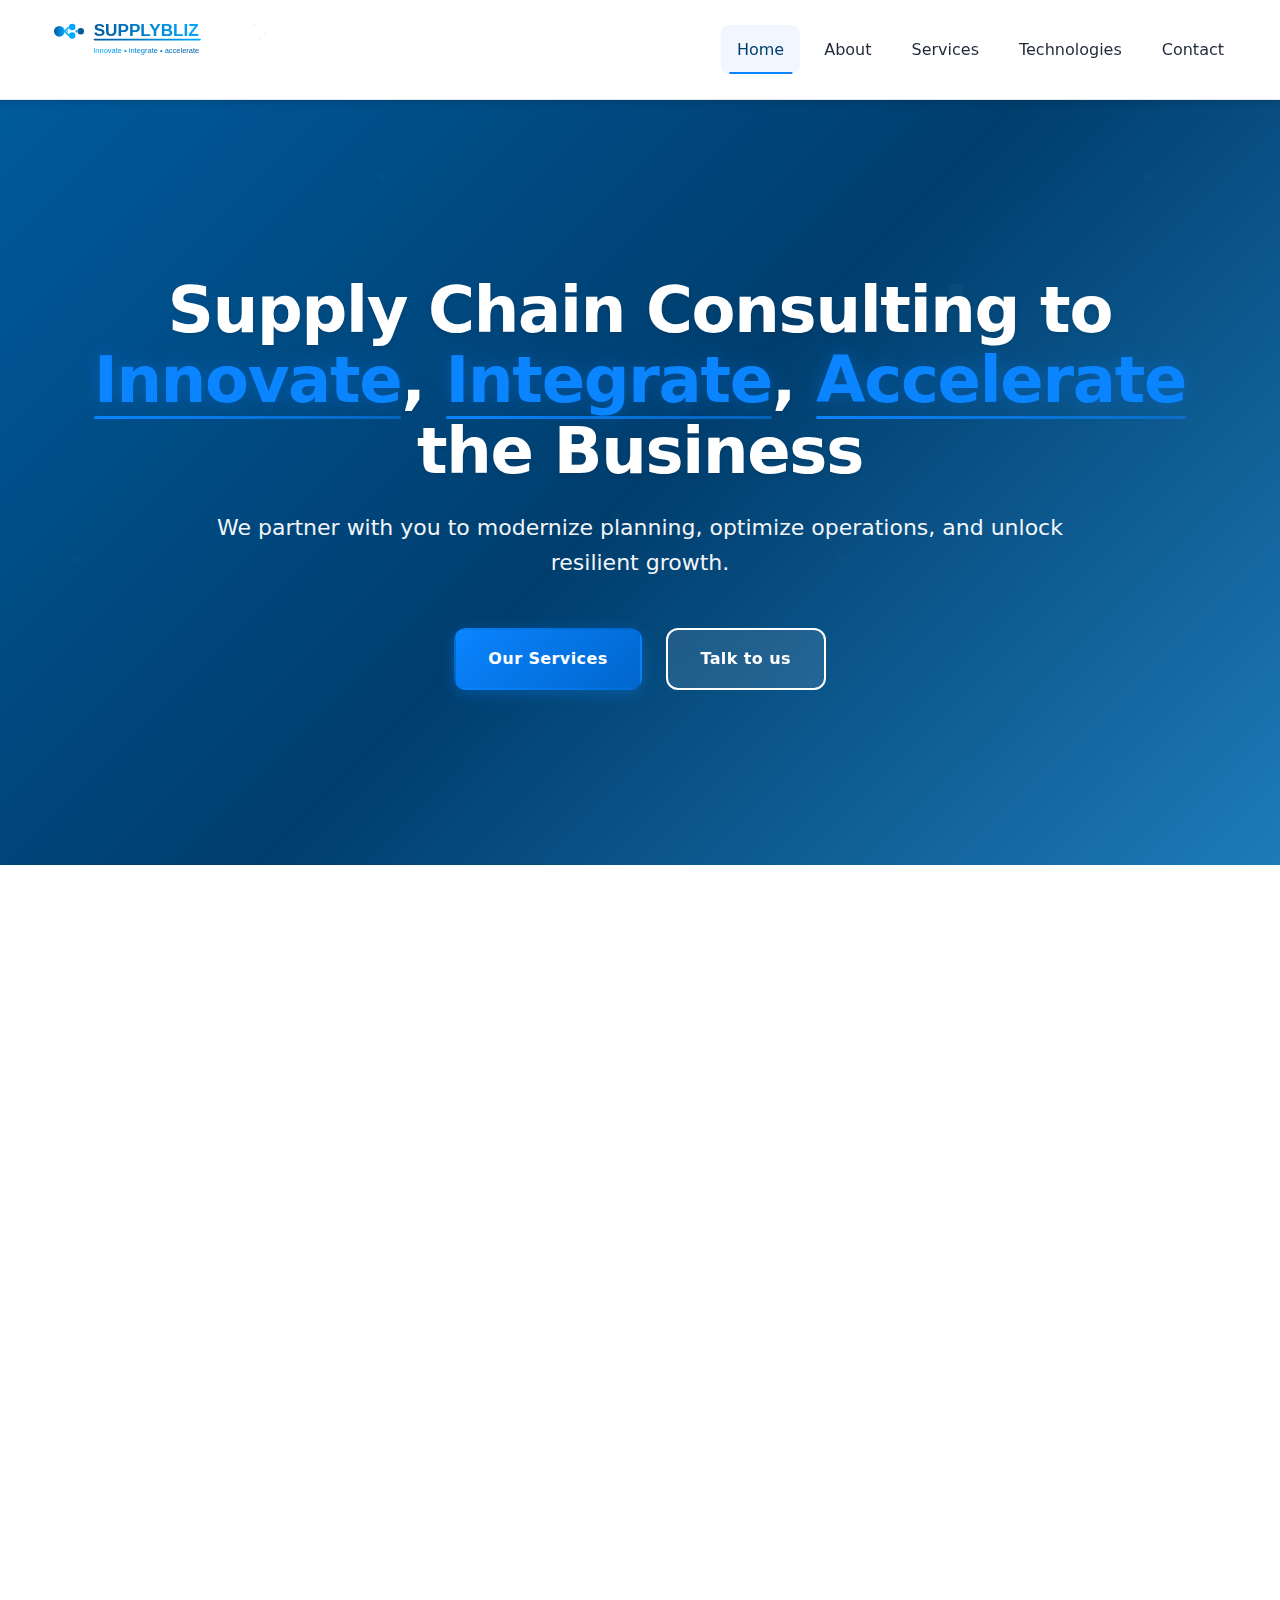
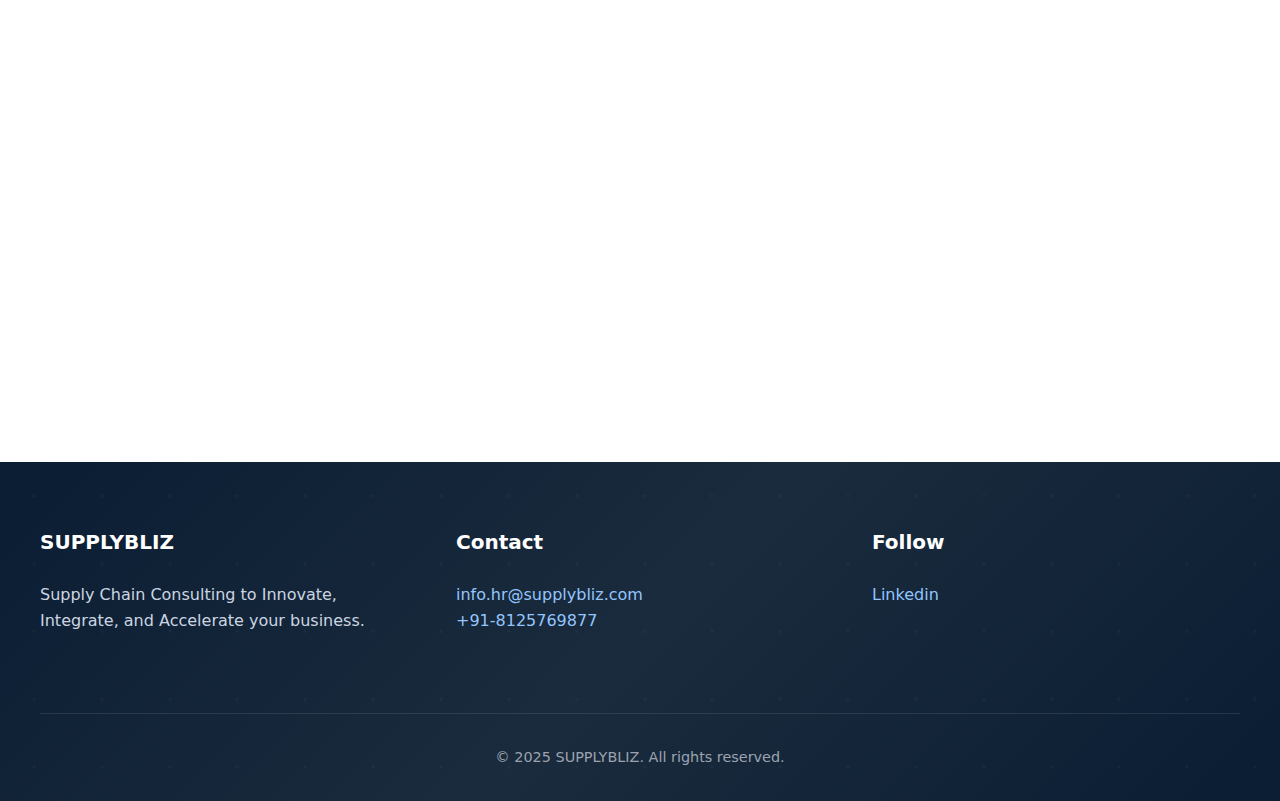
<file: index.html>
<!doctype html>
<html lang="en">
<head>
<meta charset="utf-8" />
<meta name="viewport" content="width=device-width, initial-scale=1" />
<title>SUPPLYBLIZ — Supply Chain Consulting</title>
<meta name="description" content="Supply Chain Consulting to Innovate, Integrate, and Accelerate your business." />
<link rel="canonical" href="https://example.com/" />
<link rel="icon" type="image/svg+xml" href="favicon.svg" />
<link rel="icon" type="image/png" sizes="32x32" href="favicon.svg" />
<link rel="apple-touch-icon" href="favicon.svg" />
<link href="https://cdn.jsdelivr.net/npm/bootstrap@5.3.2/dist/css/bootstrap.min.css" rel="stylesheet" integrity="sha384-T3c6CoIi6uLrA9TneNEoa7RxnatzjcDSCmG1MXxSR1GAsXEV/Dwwykc2MPK8M2HN" crossorigin="anonymous">
<link rel="stylesheet" href="style.css" />
<meta property="og:type" content="website" />
<meta property="og:title" content="SUPPLYBLIZ — Supply Chain Consulting" />
<meta property="og:description" content="Innovate. Integrate. Accelerate. Supply chain strategy, process optimization, technology integration, analytics." />
<meta property="og:image" content="logo-compact.svg" />
<meta property="og:url" content="https://example.com/" />
<meta name="twitter:card" content="summary" />
<script type="application/ld+json">{"@context": "https://schema.org", "@type": "Organization", "name": "SUPPLYBLIZ", "url": "https://example.com/", "logo": "assets/logo.png", "contactPoint": [{"@type": "ContactPoint", "contactType": "customer support", "email": "info.hr@supplybliz.com", "telephone": "+91-8125769877"}]}</script>
</head>
<body data-page="home">
<a class="skip-link" href="#main">Skip to content</a>
<header class="site-header">
  <div class="container header-inner">
    <a href="index.html" class="brand">
      <img src="logo-compact.svg" alt="SUPPLYBLIZ logo" />
    </a>
    <nav class="nav" aria-label="Primary">
      <button class="nav-toggle" aria-expanded="false" aria-controls="nav-list">☰</button>
      <ul id="nav-list">
        <li><a href="index.html">Home</a></li>
        <li><a href="about.html">About</a></li>
        <li class="dropdown">
          <a href="services.html" class="dropdown-toggle">Services</a>
          <ul class="dropdown-menu">
            <li><a href="services.html#strategy">Strategy & Planning</a></li>
            <li><a href="services.html#optimization">Process Optimization</a></li>
            <li><a href="services.html#technology">Technology Integration</a></li>
            <li><a href="services.html#analytics">Analytics & Insights</a></li>
            <li><a href="services.html#transformation">Digital Transformation</a></li>
            <li><a href="services.html#consulting">Supply Chain Consulting</a></li>
          </ul>
        </li>
        <li><a href="technologies.html">Technologies</a></li>
        <li><a href="contact.html">Contact</a></li>
      </ul>
    </nav>
  </div>
</header>
<main id="main">
  <section class="hero">
    <div class="container hero-inner">
      <h1>Supply Chain Consulting to <span class="highlight">Innovate</span>, <span class="highlight">Integrate</span>, <span class="highlight">Accelerate</span> the Business</h1>
      <p>We partner with you to modernize planning, optimize operations, and unlock resilient growth.</p>
      <div class="hero-cta">
        <a class="btn btn-primary" href="services.html">Our Services</a>
        <a class="btn btn-outline" href="contact.html">Talk to us</a>
      </div>
    </div>
  </section>

  <section class="features">
    <div class="container">
      <div class="row g-4">
        <div class="col-lg-4 col-md-6">
          <article class="card h-100 border-0 shadow-custom">
            <div class="card-body p-4">
              <h3 class="card-title text-primary-custom fw-bold mb-3">Strategy</h3>
              <p class="card-text text-muted">Targeted roadmaps for supply chain transformation aligned to business outcomes.</p>
            </div>
          </article>
        </div>
        <div class="col-lg-4 col-md-6">
          <article class="card h-100 border-0 shadow-custom">
            <div class="card-body p-4">
              <h3 class="card-title text-primary-custom fw-bold mb-3">Integration</h3>
              <p class="card-text text-muted">Seamless process & system integration across ERP, planning, and logistics.</p>
            </div>
          </article>
        </div>
        <div class="col-lg-4 col-md-6">
          <article class="card h-100 border-0 shadow-custom">
            <div class="card-body p-4">
              <h3 class="card-title text-primary-custom fw-bold mb-3">Acceleration</h3>
              <p class="card-text text-muted">Rapid pilots and value sprints to prove impact and scale with confidence.</p>
            </div>
          </article>
        </div>
      </div>
    </div>
  </section>

  <section class="cta-banner">
    <div class="container">
      <h2>Ready to de-risk your supply chain?</h2>
      <a class="btn btn-light" href="contact.html">Contact us</a>
    </div>
  </section>
</main>
<footer class="site-footer">
  <div class="container footer-grid">
    <div>
      <h4>SUPPLYBLIZ</h4>
      <p>Supply Chain Consulting to Innovate, Integrate, and Accelerate your business.</p>
    </div>
    <div>
      <h4>Contact</h4>
      <ul class="list-unstyled">
        <li><a href="mailto:info.hr@supplybliz.com">info.hr@supplybliz.com</a></li>
        <li><a href="tel:+918125769877">+91-8125769877</a></li>
      </ul>
    </div>
    <div>
      <h4>Follow</h4>
      <ul class="list-unstyled">
        <li><a href="https://www.linkedin.com/company/supplybliz-software-solutions/" aria-disabled="true">Linkedin</a></li>
      </ul>
    </div>
  </div>
  <div class="container copyright">© 2025 SUPPLYBLIZ. All rights reserved.</div>
</footer>
<a class="back-to-top" href="#main" aria-label="Back to top">↑</a>
<script src="https://cdn.jsdelivr.net/npm/bootstrap@5.3.2/dist/js/bootstrap.bundle.min.js" integrity="sha384-C6RzsynM9kWDrMNeT87bh95OGNyZPhcTNXj1NW7RuBCsyN/o0jlpcV8Qyq46cDfL" crossorigin="anonymous"></script>
<script src="script.js"></script>
</body>
</html>
</file>
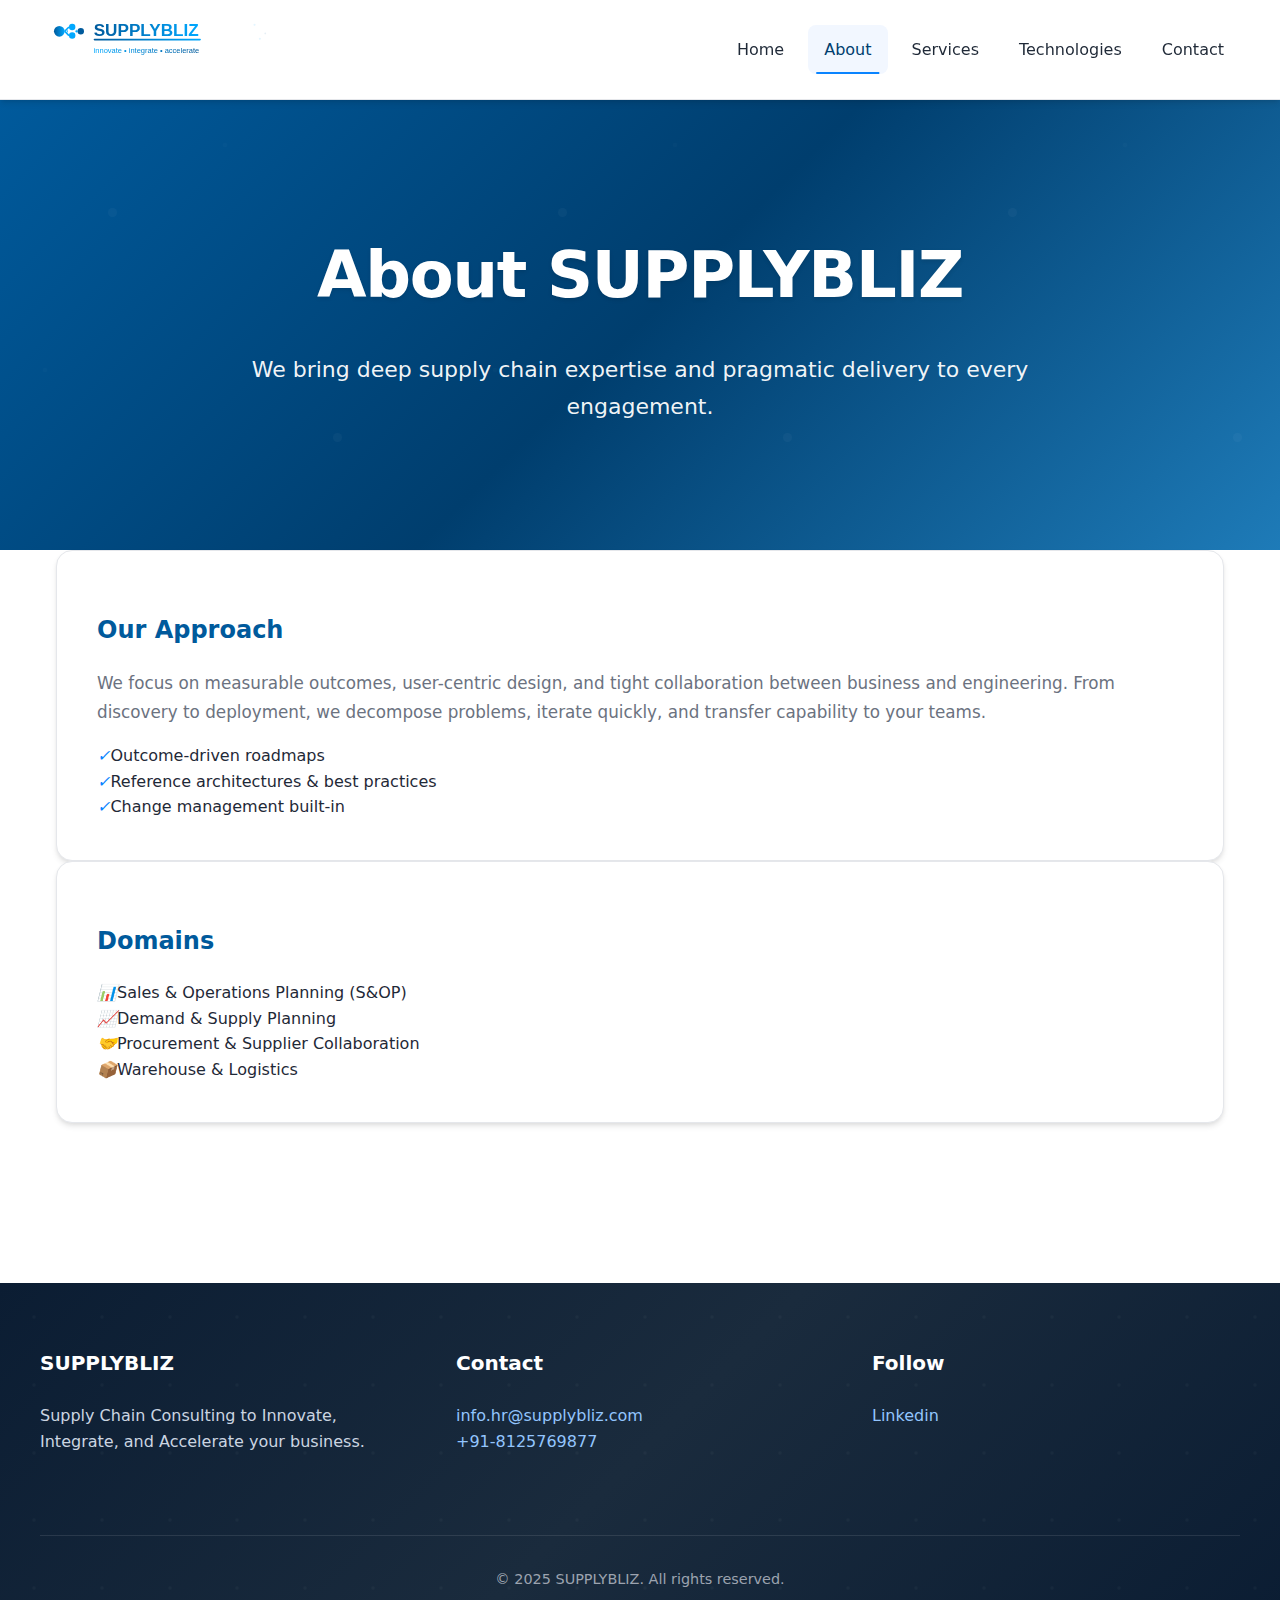
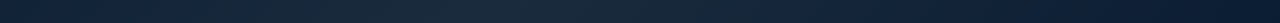
<file: about.html>
<!doctype html>
<html lang="en">
<head>
<meta charset="utf-8" />
<meta name="viewport" content="width=device-width, initial-scale=1" />
<title>SUPPLYBLIZ — Supply Chain Consulting</title>
<meta name="description" content="SUPPLYBLIZ provides supply chain consulting to innovate, integrate, and accelerate your business." />
<link rel="canonical" href="https://example.com/" />
<link rel="icon" type="image/svg+xml" href="favicon.svg" />
<link rel="icon" type="image/png" sizes="32x32" href="favicon.svg" />
<link rel="apple-touch-icon" href="favicon.svg" />
<link href="https://cdn.jsdelivr.net/npm/bootstrap@5.3.2/dist/css/bootstrap.min.css" rel="stylesheet" integrity="sha384-T3c6CoIi6uLrA9TneNEoa7RxnatzjcDSCmG1MXxSR1GAsXEV/Dwwykc2MPK8M2HN" crossorigin="anonymous">
<link rel="stylesheet" href="style.css" />
<meta property="og:type" content="website" />
<meta property="og:title" content="SUPPLYBLIZ — Supply Chain Consulting" />
<meta property="og:description" content="Innovate. Integrate. Accelerate. Supply chain strategy, process optimization, technology integration, analytics." />
<meta property="og:image" content="logo-compact.svg" />
<meta property="og:url" content="https://example.com/" />
<meta name="twitter:card" content="summary" />
<script type="application/ld+json">{"@context": "https://schema.org", "@type": "Organization", "name": "SUPPLYBLIZ", "url": "https://example.com/", "logo": "assets/logo.png", "contactPoint": [{"@type": "ContactPoint", "contactType": "customer support", "email": "info.hr@supplybliz.com", "telephone": "+91-8125769877"}]}</script>
</head>
<body data-page="about">
<a class="skip-link" href="#main">Skip to content</a>
<header class="site-header">
  <div class="container header-inner">
    <a href="index.html" class="brand">
      <img src="logo-compact.svg" alt="SUPPLYBLIZ logo" />
    </a>
    <nav class="nav" aria-label="Primary">
      <button class="nav-toggle" aria-expanded="false" aria-controls="nav-list">☰</button>
      <ul id="nav-list">
        <li><a href="index.html">Home</a></li>
        <li><a href="about.html">About</a></li>
        <li class="dropdown">
          <a href="services.html" class="dropdown-toggle">Services</a>
          <ul class="dropdown-menu">
            <li><a href="services.html#strategy">Strategy & Planning</a></li>
            <li><a href="services.html#optimization">Process Optimization</a></li>
            <li><a href="services.html#technology">Technology Integration</a></li>
            <li><a href="services.html#analytics">Analytics & Insights</a></li>
            <li><a href="services.html#transformation">Digital Transformation</a></li>
            <li><a href="services.html#consulting">Supply Chain Consulting</a></li>
          </ul>
        </li>
        <li><a href="technologies.html">Technologies</a></li>
        <li><a href="contact.html">Contact</a></li>
      </ul>
    </nav>
  </div>
</header>
<main id="main" class="page">
  <section class="page-hero">
    <div class="container">
      <h1>About SUPPLYBLIZ</h1>
      <p>We bring deep supply chain expertise and pragmatic delivery to every engagement.</p>
    </div>
  </section>
  <section class="container">
    <div class="row g-5">
      <div class="col-lg-8">
        <div class="card border-0 shadow-custom h-100">
          <div class="card-body p-4">
            <h2 class="card-title text-primary-custom fw-bold mb-4">Our Approach</h2>
            <p class="card-text text-muted mb-4">We focus on measurable outcomes, user-centric design, and tight collaboration between business and engineering. From discovery to deployment, we decompose problems, iterate quickly, and transfer capability to your teams.</p>
            <ul class="list-unstyled">
              <li class="mb-2"><i class="text-accent me-2">✓</i>Outcome-driven roadmaps</li>
              <li class="mb-2"><i class="text-accent me-2">✓</i>Reference architectures & best practices</li>
              <li class="mb-2"><i class="text-accent me-2">✓</i>Change management built-in</li>
            </ul>
          </div>
        </div>
      </div>
      <div class="col-lg-4">
        <div class="card border-0 shadow-custom h-100">
          <div class="card-body p-4">
            <h2 class="card-title text-primary-custom fw-bold mb-4">Domains</h2>
            <ul class="list-unstyled">
              <li class="mb-3"><i class="text-accent me-2">📊</i>Sales & Operations Planning (S&OP)</li>
              <li class="mb-3"><i class="text-accent me-2">📈</i>Demand & Supply Planning</li>
              <li class="mb-3"><i class="text-accent me-2">🤝</i>Procurement & Supplier Collaboration</li>
              <li class="mb-3"><i class="text-accent me-2">📦</i>Warehouse & Logistics</li>
            </ul>
          </div>
        </div>
      </div>
    </div>
  </section>
</main>
<footer class="site-footer">
  <div class="container footer-grid">
    <div>
      <h4>SUPPLYBLIZ</h4>
      <p>Supply Chain Consulting to Innovate, Integrate, and Accelerate your business.</p>
    </div>
    <div>
      <h4>Contact</h4>
      <ul class="list-unstyled">
        <li><a href="mailto:info.hr@supplybliz.com">info.hr@supplybliz.com</a></li>
        <li><a href="tel:+918125769877">+91-8125769877</a></li>
      </ul>
    </div>
    <div>
      <h4>Follow</h4>
      <ul class="list-unstyled">
        <li><a href="https://www.linkedin.com/company/supplybliz-software-solutions/" aria-disabled="true">Linkedin</a></li>
      </ul>
    </div>
  </div>
  <div class="container copyright">© 2025 SUPPLYBLIZ. All rights reserved.</div>
</footer>
<a class="back-to-top" href="#main" aria-label="Back to top">↑</a>
<script src="https://cdn.jsdelivr.net/npm/bootstrap@5.3.2/dist/js/bootstrap.bundle.min.js" integrity="sha384-C6RzsynM9kWDrMNeT87bh95OGNyZPhcTNXj1NW7RuBCsyN/o0jlpcV8Qyq46cDfL" crossorigin="anonymous"></script>
<script src="script.js"></script>
</body>
</html>
</file>
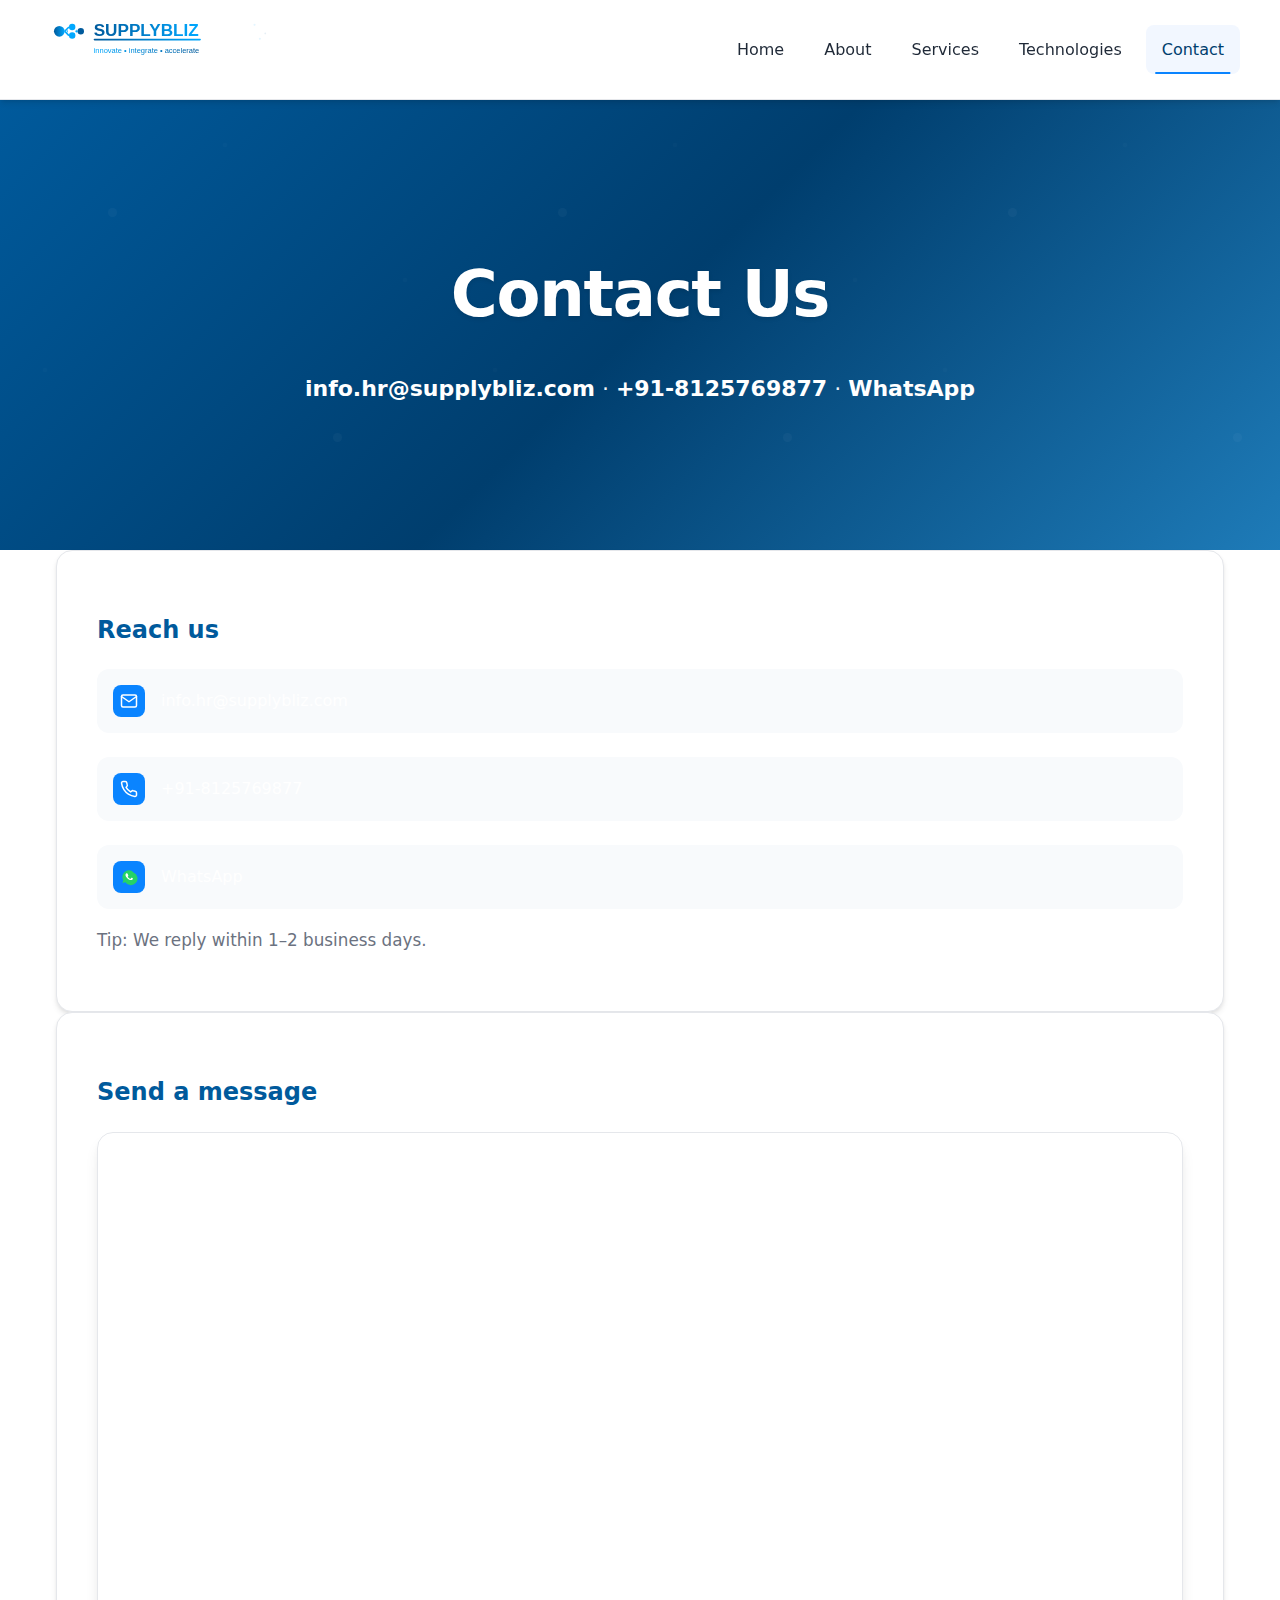
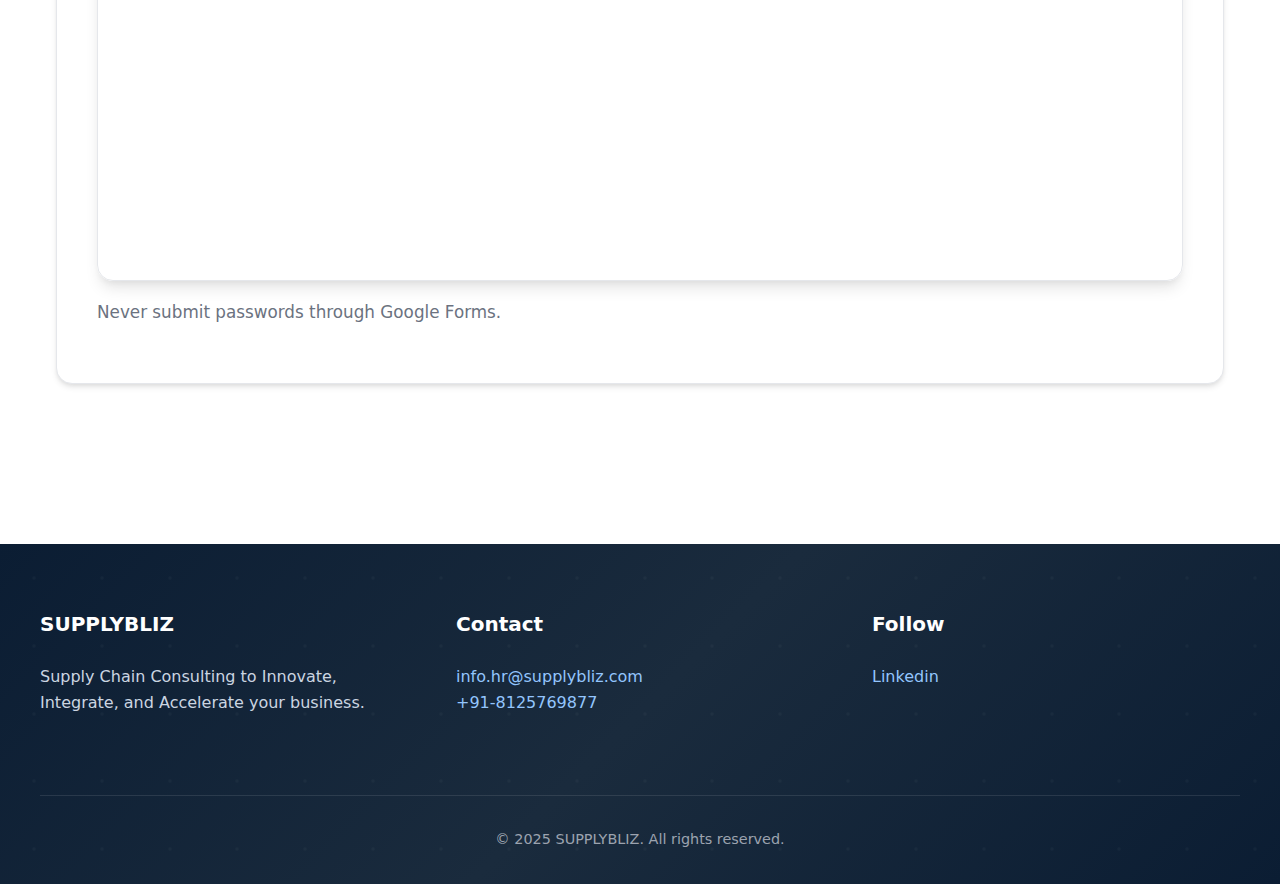
<file: contact.html>
<!doctype html>
<html lang="en">
<head>
<meta charset="utf-8" />
<meta name="viewport" content="width=device-width, initial-scale=1" />
<title>Contact — SUPPLYBLIZ</title>
<meta name="description" content="Get in touch with SUPPLYBLIZ for supply chain consulting." />
<link rel="canonical" href="https://example.com/" />
<link rel="icon" type="image/svg+xml" href="favicon.svg" />
<link rel="icon" type="image/png" sizes="32x32" href="favicon.svg" />
<link rel="apple-touch-icon" href="favicon.svg" />
<link href="https://cdn.jsdelivr.net/npm/bootstrap@5.3.2/dist/css/bootstrap.min.css" rel="stylesheet" integrity="sha384-T3c6CoIi6uLrA9TneNEoa7RxnatzjcDSCmG1MXxSR1GAsXEV/Dwwykc2MPK8M2HN" crossorigin="anonymous">
<link rel="stylesheet" href="style.css" />
<meta property="og:type" content="website" />
<meta property="og:title" content="Contact — SUPPLYBLIZ" />
<meta property="og:description" content="Reach our team for consulting inquiries." />
<meta property="og:image" content="logo-compact.svg" />
<meta property="og:url" content="https://example.com/" />
<meta name="twitter:card" content="summary" />
<script type="application/ld+json">{"@context": "https://schema.org", "@type": "Organization", "name": "SUPPLYBLIZ", "url": "https://example.com/", "logo": "assets/logo.png", "contactPoint": [{"@type": "ContactPoint", "contactType": "customer support", "email": "hr.info@supplybliz.com", "telephone": "+91-8125769877"}]}</script>
</head>
<body data-page="contact">
<a class="skip-link" href="#main">Skip to content</a>
<header class="site-header">
  <div class="container header-inner">
    <a href="index.html" class="brand">
      <img src="logo-compact.svg" alt="SUPPLYBLIZ logo" />
    </a>
    <nav class="nav" aria-label="Primary">
      <button class="nav-toggle" aria-expanded="false" aria-controls="nav-list">☰</button>
      <ul id="nav-list">
        <li><a href="index.html">Home</a></li>
        <li><a href="about.html">About</a></li>
        <li class="dropdown">
          <a href="services.html" class="dropdown-toggle">Services</a>
          <ul class="dropdown-menu">
            <li><a href="services.html#strategy">Strategy & Planning</a></li>
            <li><a href="services.html#optimization">Process Optimization</a></li>
            <li><a href="services.html#technology">Technology Integration</a></li>
            <li><a href="services.html#analytics">Analytics & Insights</a></li>
            <li><a href="services.html#transformation">Digital Transformation</a></li>
            <li><a href="services.html#consulting">Supply Chain Consulting</a></li>
          </ul>
        </li>
        <li><a href="technologies.html">Technologies</a></li>
        <li><a href="contact.html">Contact</a></li>
      </ul>
    </nav>
  </div>
</header>
<main id="main" class="page">
  <section class="page-hero">
    <div class="container">
      <h1>Contact Us</h1>
      <p><a href="mailto:info.hr@supplybliz.com">info.hr@supplybliz.com</a> · <a href="tel:+918125769877">+91-8125769877</a> · <a href="https://wa.me/918125769877" target="_blank" rel="noopener">WhatsApp</a></p>
    </div>
  </section>
  <section class="container">
    <div class="row g-5">
      <div class="col-lg-6">
        <div class="card border-0 shadow-custom h-100">
          <div class="card-body p-4">
            <h2 class="card-title text-primary-custom fw-bold mb-4">Reach us</h2>
            <ul class="list-unstyled with-icons">
              <li class="mb-3">
                <span class="icon" aria-hidden="true">
                  <svg xmlns="http://www.w3.org/2000/svg" viewBox="0 0 24 24" width="18" height="18" fill="none" stroke="currentColor" stroke-width="2" stroke-linecap="round" stroke-linejoin="round"><path d="M4 4h16a2 2 0 0 1 2 2v12a2 2 0 0 1-2 2H4a2 2 0 0 1-2-2V6a2 2 0 0 1 2-2z"/><path d="m22 6-10 7L2 6"/></svg>
                </span>
                <a href="mailto:info.hr@supplybliz.com" class="text-decoration-none">info.hr@supplybliz.com</a>
              </li>
              <li class="mb-3">
                <span class="icon" aria-hidden="true">
                  <svg xmlns="http://www.w3.org/2000/svg" viewBox="0 0 24 24" width="18" height="18" fill="none" stroke="currentColor" stroke-width="2" stroke-linecap="round" stroke-linejoin="round"><path d="M22 16.92v3a2 2 0 0 1-2.18 2 19.79 19.79 0 0 1-8.63-3.07 19.5 19.5 0 0 1-6-6A19.79 19.79 0 0 1 2.08 4.18 2 2 0 0 1 4.06 2h3a2 2 0 0 1 2 1.72c.12.9.33 1.77.62 2.6a2 2 0 0 1-.45 2.11L8.09 9.91a16 16 0 0 0 6 6l1.48-1.14a2 2 0 0 1 2.11-.45c.83.29 1.7.5 2.6.62A2 2 0 0 1 22 16.92z"/></svg>
                </span>
                <a href="tel:+918125769877" class="text-decoration-none">+91-8125769877</a>
              </li>
              <li class="mb-3">
                <span class="icon" aria-hidden="true">
                  <svg xmlns="http://www.w3.org/2000/svg" viewBox="0 0 48 48" width="20" height="20" role="img">
                    <defs><clipPath id="a"><path d="M0 0h48v48H0z"/></clipPath></defs>
                    <g clip-path="url(#a)">
                      <path fill="#25D366" d="M34.9 13.1A15.9 15.9 0 0 0 24 8a16 16 0 0 0-13.8 24l-1.8 6.6 6.8-1.8A16 16 0 1 0 34.9 13.1z"/>
                      <path fill="#fff" d="M19.7 15.9c-.3-.8-.6-.8-.8-.8h-.7c-.2 0-.7.1-1.1.5s-1.5 1.5-1.5 3.7 1.5 4.3 1.7 4.6 3 4.7 7.4 6.4c3.7 1.5 4.5 1.2 5.3 1.1s2.6-1.1 3-2.1.4-1.9.3-2.1-.5-.3-1.1-.6-2.6-1.3-3-.1-1.2 1.7-1.4 1.9-.5.4-.9.2a12 12 0 0 1-3.5-2.1 13 13 0 0 1-2.4-3c-.2-.4 0-.6.2-.8l.6-.7c.2-.2.3-.5.5-.8s0-.6 0-.8 0-.7-.3-1.1-1.1-2.7-1.5-3.6z"/>
                    </g>
                  </svg>
                </span>
                <a href="https://wa.me/918125769877" target="_blank" rel="noopener" class="text-decoration-none">WhatsApp</a>
              </li>
            </ul>
            <p class="text-muted mt-4">Tip: We reply within 1–2 business days.</p>
          </div>
        </div>
      </div>
      <div class="col-lg-6">
        <div class="card border-0 shadow-custom h-100">
          <div class="card-body p-4">
            <h2 class="card-title text-primary-custom fw-bold mb-4">Send a message</h2>
            <div class="gform-embed">
              <iframe src="https://forms.gle/zfWNewNiFJXhi91X8" width="100%" height="740" frameborder="0" marginheight="0" marginwidth="0" title="Send a Message form" class="rounded-custom">Loading…</iframe>
            </div>
            <p class="text-muted small mt-3">Never submit passwords through Google Forms.</p>
          </div>
        </div>
      </div>
    </div>
  </section>
</main>
<footer class="site-footer">
  <div class="container footer-grid">
    <div>
      <h4>SUPPLYBLIZ</h4>
      <p>Supply Chain Consulting to Innovate, Integrate, and Accelerate your business.</p>
    </div>
    <div>
      <h4>Contact</h4>
      <ul class="list-unstyled">
        <li><a href="mailto:info.hr@supplybliz.com">info.hr@supplybliz.com</a></li>
        <li><a href="tel:+918125769877">+91-8125769877</a></li>
      </ul>
    </div>
    <div>
      <h4>Follow</h4>
      <ul class="list-unstyled">
        <li><a href="https://www.linkedin.com/company/supplybliz-software-solutions/" aria-disabled="true">Linkedin</a></li>
      </ul>
    </div>
  </div>
  <div class="container copyright">© 2025 SUPPLYBLIZ. All rights reserved.</div>
</footer>
<a class="back-to-top" href="#main" aria-label="Back to top">↑</a>
<script src="https://cdn.jsdelivr.net/npm/bootstrap@5.3.2/dist/js/bootstrap.bundle.min.js" integrity="sha384-C6RzsynM9kWDrMNeT87bh95OGNyZPhcTNXj1NW7RuBCsyN/o0jlpcV8Qyq46cDfL" crossorigin="anonymous"></script>
<script src="script.js"></script>
</body>
</html>
</file>
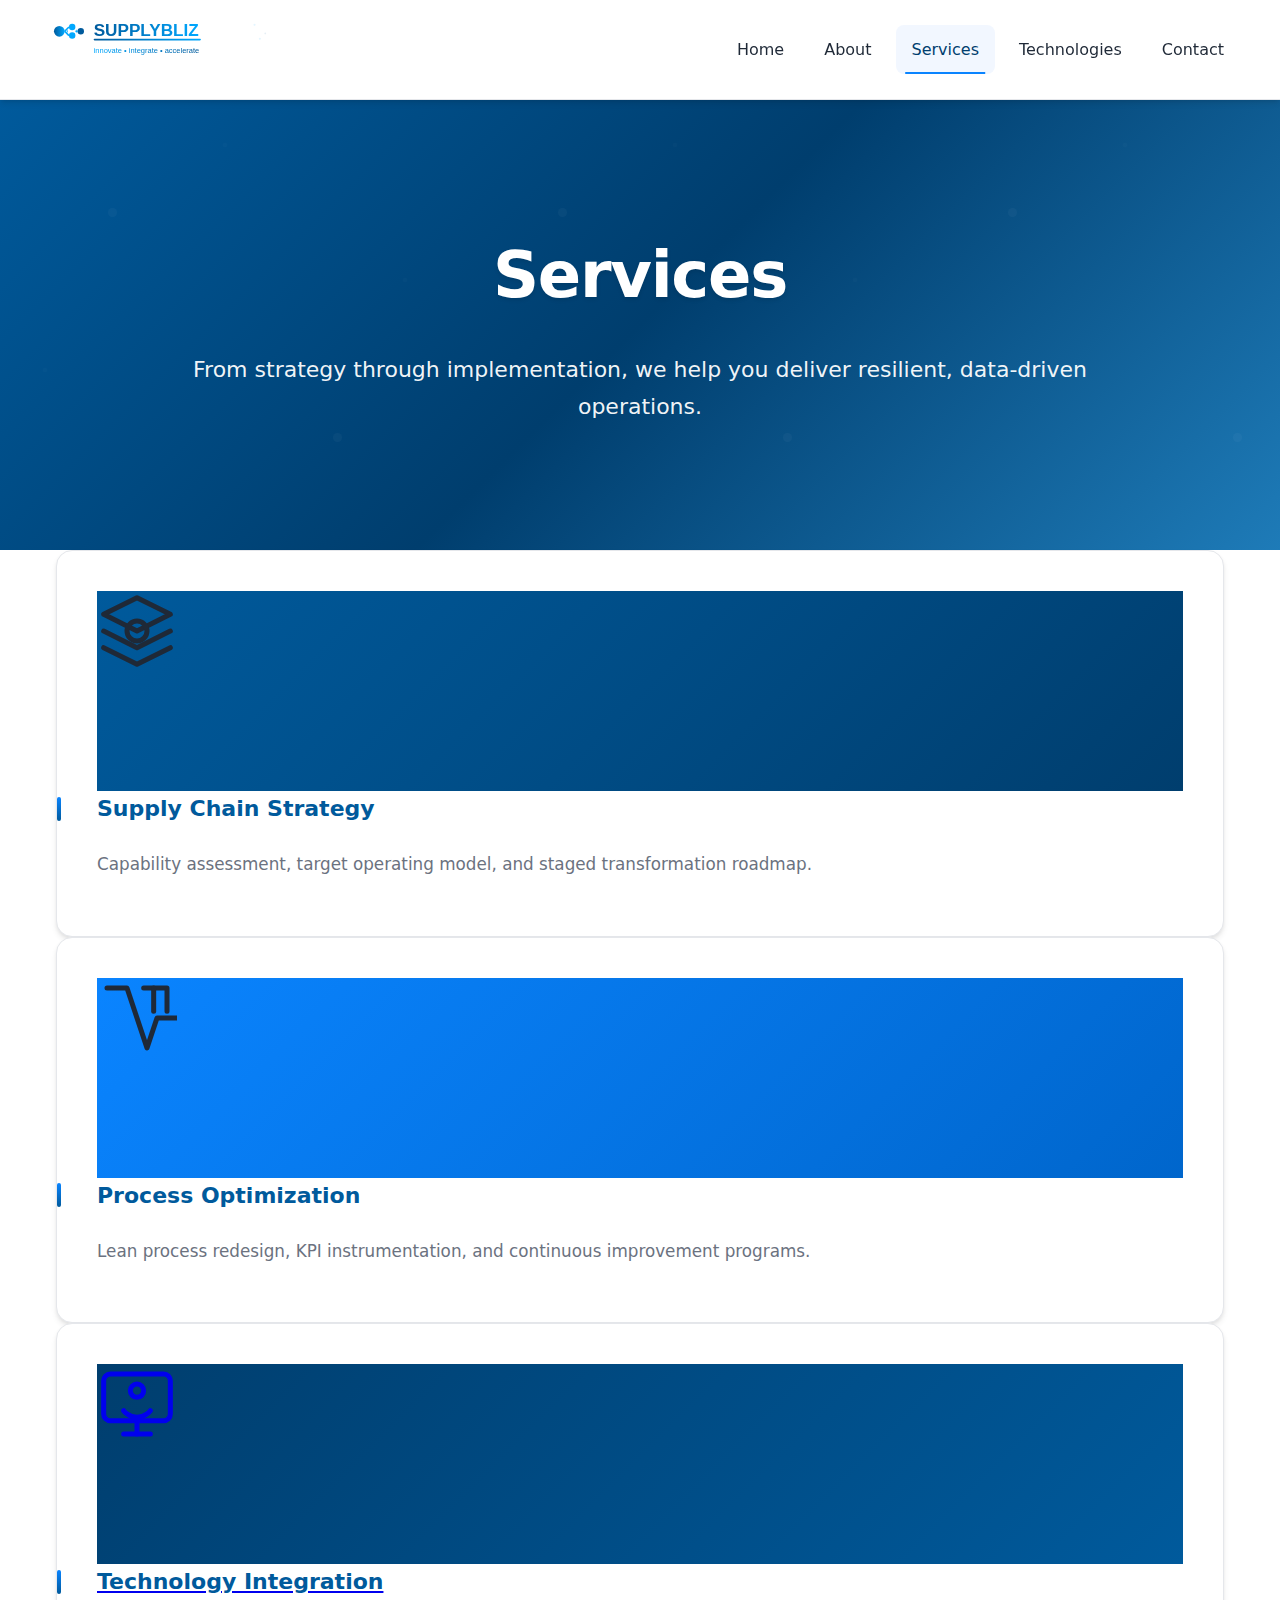
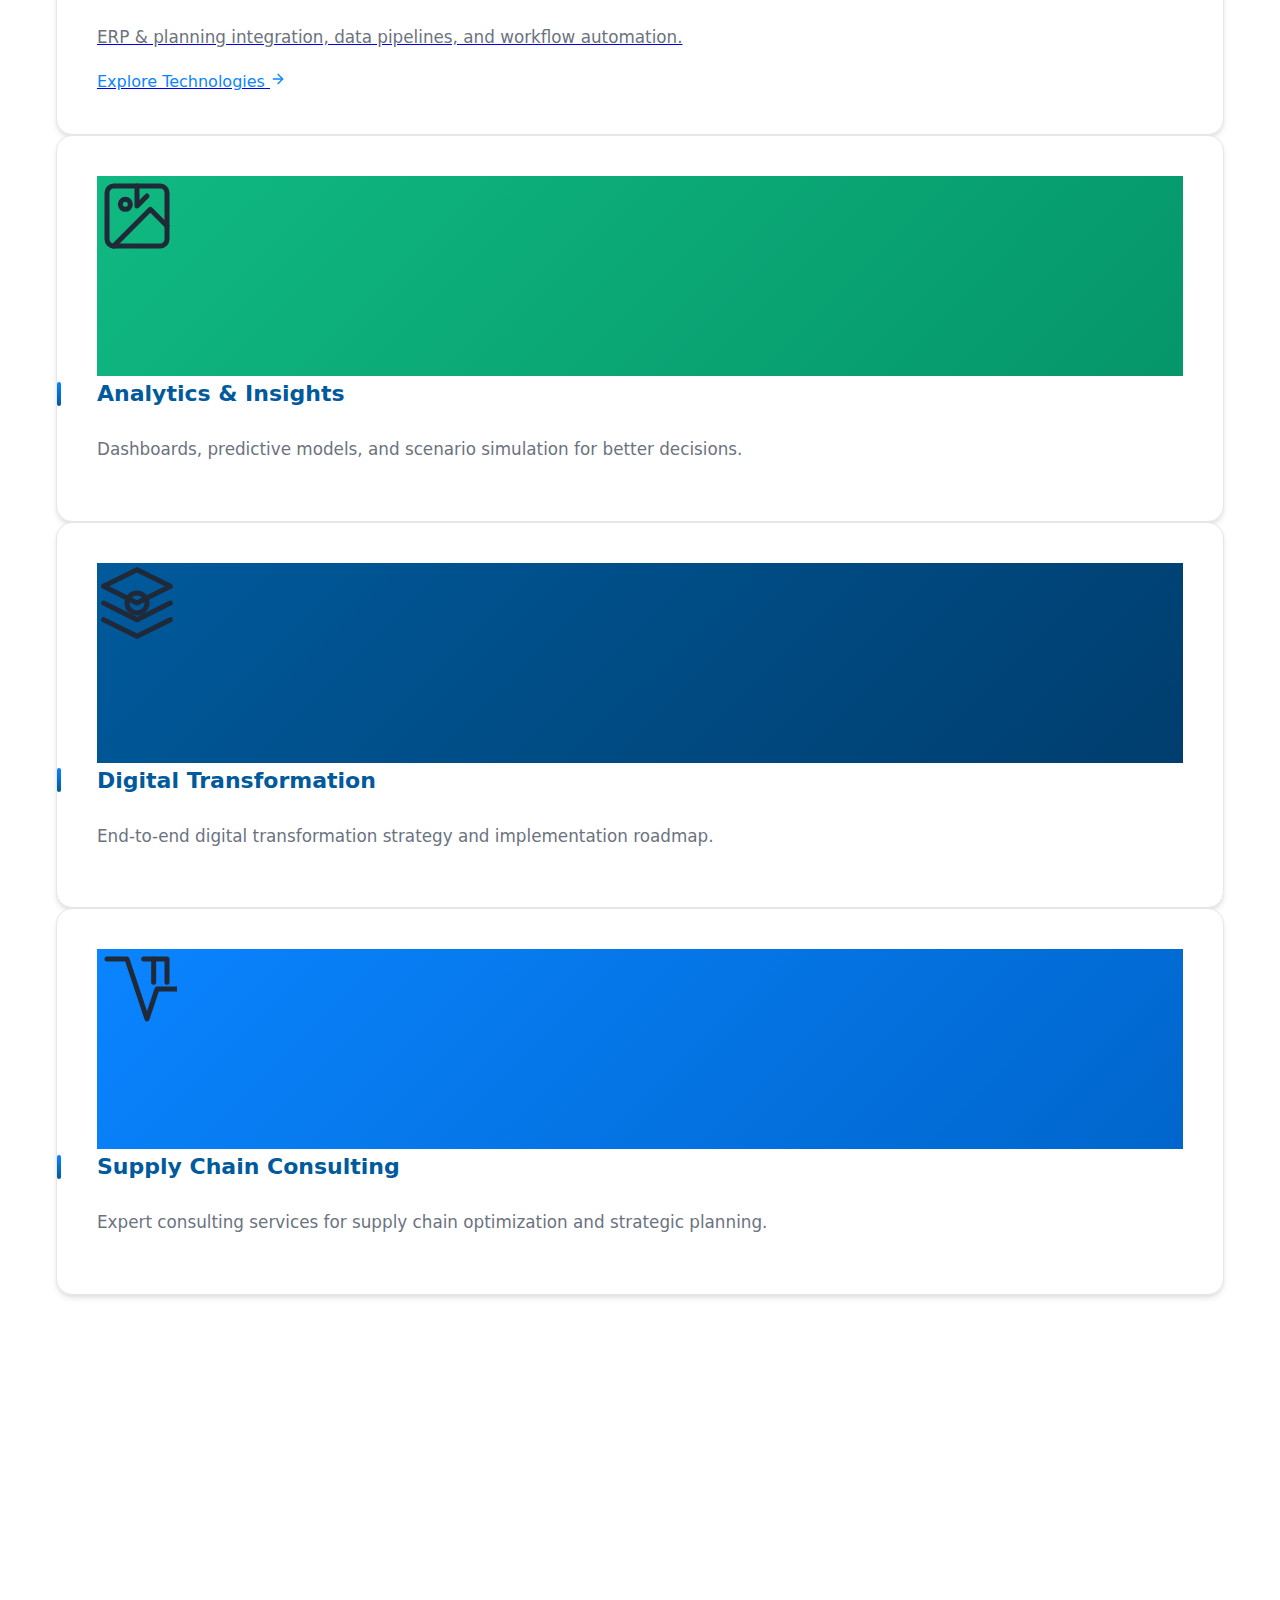
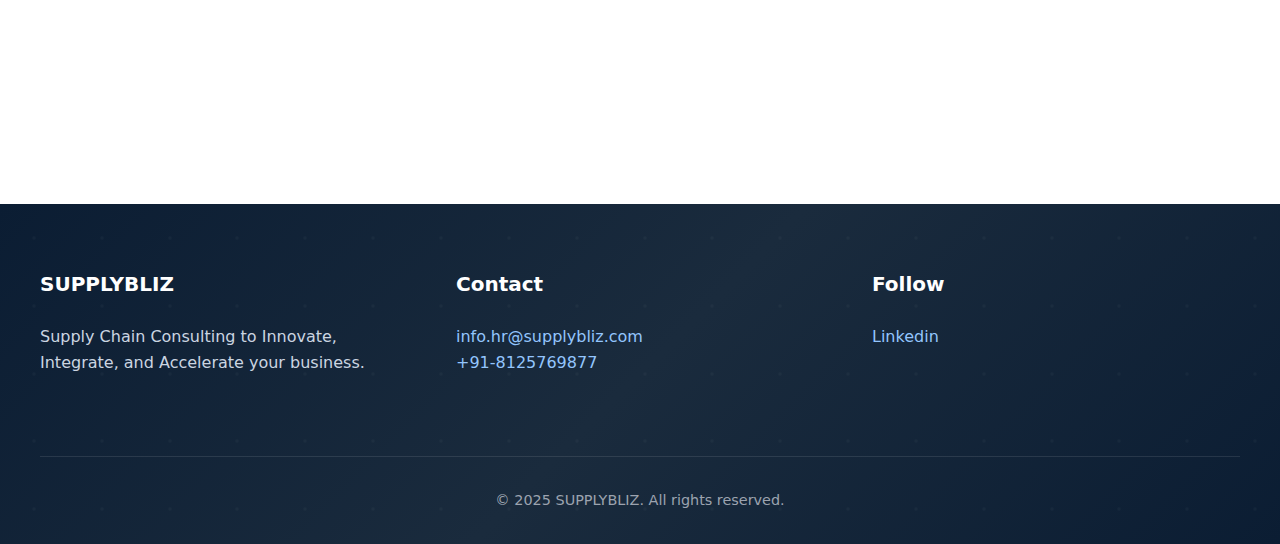
<file: services.html>
<!doctype html>
<html lang="en">
<head>
<meta charset="utf-8" />
<meta name="viewport" content="width=device-width, initial-scale=1" />
<title>SUPPLYBLIZ — Supply Chain Consulting</title>
<meta name="description" content="SUPPLYBLIZ provides supply chain consulting to innovate, integrate, and accelerate your business." />
<link rel="canonical" href="https://example.com/" />
<link rel="icon" type="image/svg+xml" href="favicon.svg" />
<link rel="icon" type="image/png" sizes="32x32" href="favicon.svg" />
<link rel="apple-touch-icon" href="favicon.svg" />
<link href="https://cdn.jsdelivr.net/npm/bootstrap@5.3.2/dist/css/bootstrap.min.css" rel="stylesheet" integrity="sha384-T3c6CoIi6uLrA9TneNEoa7RxnatzjcDSCmG1MXxSR1GAsXEV/Dwwykc2MPK8M2HN" crossorigin="anonymous">
<link rel="stylesheet" href="style.css" />
<meta property="og:type" content="website" />
<meta property="og:title" content="SUPPLYBLIZ — Supply Chain Consulting" />
<meta property="og:description" content="Innovate. Integrate. Accelerate. Supply chain strategy, process optimization, technology integration, analytics." />
<meta property="og:image" content="logo-compact.svg" />
<meta property="og:url" content="https://example.com/" />
<meta name="twitter:card" content="summary" />
<script type="application/ld+json">{"@context": "https://schema.org", "@type": "Organization", "name": "SUPPLYBLIZ", "url": "https://example.com/", "logo": "assets/logo.png", "contactPoint": [{"@type": "ContactPoint", "contactType": "customer support", "email": "info.hr@supplybliz.com", "telephone": "+91-8125769877"}]}</script>
</head>
<body data-page="services">
<a class="skip-link" href="#main">Skip to content</a>
<header class="site-header">
  <div class="container header-inner">
    <a href="index.html" class="brand">
      <img src="logo-compact.svg" alt="SUPPLYBLIZ logo" />
    </a>
    <nav class="nav" aria-label="Primary">
      <button class="nav-toggle" aria-expanded="false" aria-controls="nav-list">☰</button>
      <ul id="nav-list">
        <li><a href="index.html">Home</a></li>
        <li><a href="about.html">About</a></li>
        <li class="dropdown">
          <a href="services.html" class="dropdown-toggle">Services</a>
          <ul class="dropdown-menu">
            <li><a href="services.html#strategy">Strategy & Planning</a></li>
            <li><a href="services.html#optimization">Process Optimization</a></li>
            <li><a href="services.html#technology">Technology Integration</a></li>
            <li><a href="services.html#analytics">Analytics & Insights</a></li>
            <li><a href="services.html#transformation">Digital Transformation</a></li>
            <li><a href="services.html#consulting">Supply Chain Consulting</a></li>
          </ul>
        </li>
        <li><a href="technologies.html">Technologies</a></li>
        <li><a href="contact.html">Contact</a></li>
      </ul>
    </nav>
  </div>
</header>
<main id="main" class="page">
  <section class="page-hero">
    <div class="container">
      <h1>Services</h1>
      <p>From strategy through implementation, we help you deliver resilient, data-driven operations.</p>
    </div>
  </section>
  <section class="container">
    <div class="row g-4">
      <div class="col-lg-6 col-md-6" id="strategy">
        <article class="card h-100 border-0 shadow-custom">
          <div class="card-img-top bg-gradient-primary-custom d-flex align-items-center justify-content-center" style="height: 200px;">
            <svg xmlns="http://www.w3.org/2000/svg" width="80" height="80" viewBox="0 0 24 24" fill="none" stroke="currentColor" stroke-width="1.5" stroke-linecap="round" stroke-linejoin="round" class="text-white">
              <path d="M12 2L2 7l10 5 10-5-10-5z"></path>
              <path d="M2 17l10 5 10-5"></path>
              <path d="M2 12l10 5 10-5"></path>
              <circle cx="12" cy="12" r="3"></circle>
            </svg>
          </div>
          <div class="card-body p-4">
            <h3 class="card-title text-primary-custom fw-bold mb-3">Supply Chain Strategy</h3>
            <p class="card-text text-muted">Capability assessment, target operating model, and staged transformation roadmap.</p>
          </div>
        </article>
      </div>
      <div class="col-lg-6 col-md-6" id="optimization">
        <article class="card h-100 border-0 shadow-custom">
          <div class="card-img-top bg-gradient-accent d-flex align-items-center justify-content-center" style="height: 200px;">
            <svg xmlns="http://www.w3.org/2000/svg" width="80" height="80" viewBox="0 0 24 24" fill="none" stroke="currentColor" stroke-width="1.5" stroke-linecap="round" stroke-linejoin="round" class="text-white">
              <path d="M3 3h6l6 18 3-9h6"></path>
              <path d="M14 3h7v7"></path>
              <path d="M17 3v7"></path>
            </svg>
          </div>
          <div class="card-body p-4">
            <h3 class="card-title text-primary-custom fw-bold mb-3">Process Optimization</h3>
            <p class="card-text text-muted">Lean process redesign, KPI instrumentation, and continuous improvement programs.</p>
          </div>
        </article>
      </div>
      <div class="col-lg-6 col-md-6" id="technology">
        <a href="technologies.html" class="text-decoration-none">
          <article class="card h-100 border-0 shadow-custom hover-lift">
            <div class="card-img-top bg-gradient-primary-dark d-flex align-items-center justify-content-center" style="height: 200px;">
              <svg xmlns="http://www.w3.org/2000/svg" width="80" height="80" viewBox="0 0 24 24" fill="none" stroke="currentColor" stroke-width="1.5" stroke-linecap="round" stroke-linejoin="round" class="text-white">
                <rect x="2" y="3" width="20" height="14" rx="2" ry="2"></rect>
                <line x1="8" y1="21" x2="16" y2="21"></line>
                <line x1="12" y1="17" x2="12" y2="21"></line>
                <circle cx="12" cy="8" r="2"></circle>
                <path d="M8 14s1.5 2 4 2 4-2 4-2"></path>
              </svg>
            </div>
            <div class="card-body p-4">
              <h3 class="card-title text-primary-custom fw-bold mb-3">Technology Integration</h3>
              <p class="card-text text-muted">ERP & planning integration, data pipelines, and workflow automation.</p>
              <div class="d-flex align-items-center text-accent mt-3">
                <span class="me-2">Explore Technologies</span>
                <svg xmlns="http://www.w3.org/2000/svg" width="16" height="16" viewBox="0 0 24 24" fill="none" stroke="currentColor" stroke-width="2" stroke-linecap="round" stroke-linejoin="round">
                  <path d="M5 12h14"></path>
                  <path d="M12 5l7 7-7 7"></path>
                </svg>
              </div>
            </div>
          </article>
        </a>
      </div>
      <div class="col-lg-6 col-md-6" id="analytics">
        <article class="card h-100 border-0 shadow-custom">
          <div class="card-img-top bg-gradient-success d-flex align-items-center justify-content-center" style="height: 200px;">
            <svg xmlns="http://www.w3.org/2000/svg" width="80" height="80" viewBox="0 0 24 24" fill="none" stroke="currentColor" stroke-width="1.5" stroke-linecap="round" stroke-linejoin="round" class="text-white">
              <rect x="3" y="3" width="18" height="18" rx="2" ry="2"></rect>
              <circle cx="8.5" cy="8.5" r="1.5"></circle>
              <polyline points="21,15 16,10 5,21"></polyline>
              <path d="M12 3v6l3-3"></path>
            </svg>
          </div>
          <div class="card-body p-4">
            <h3 class="card-title text-primary-custom fw-bold mb-3">Analytics & Insights</h3>
            <p class="card-text text-muted">Dashboards, predictive models, and scenario simulation for better decisions.</p>
          </div>
        </article>
      </div>
      <div class="col-lg-6 col-md-6" id="transformation">
        <article class="card h-100 border-0 shadow-custom">
          <div class="card-img-top bg-gradient-primary-custom d-flex align-items-center justify-content-center" style="height: 200px;">
            <svg xmlns="http://www.w3.org/2000/svg" width="80" height="80" viewBox="0 0 24 24" fill="none" stroke="currentColor" stroke-width="1.5" stroke-linecap="round" stroke-linejoin="round" class="text-white">
              <path d="M12 2L2 7l10 5 10-5-10-5z"></path>
              <path d="M2 17l10 5 10-5"></path>
              <path d="M2 12l10 5 10-5"></path>
              <circle cx="12" cy="12" r="3"></circle>
            </svg>
          </div>
          <div class="card-body p-4">
            <h3 class="card-title text-primary-custom fw-bold mb-3">Digital Transformation</h3>
            <p class="card-text text-muted">End-to-end digital transformation strategy and implementation roadmap.</p>
          </div>
        </article>
      </div>
      <div class="col-lg-6 col-md-6" id="consulting">
        <article class="card h-100 border-0 shadow-custom">
          <div class="card-img-top bg-gradient-accent d-flex align-items-center justify-content-center" style="height: 200px;">
            <svg xmlns="http://www.w3.org/2000/svg" width="80" height="80" viewBox="0 0 24 24" fill="none" stroke="currentColor" stroke-width="1.5" stroke-linecap="round" stroke-linejoin="round" class="text-white">
              <path d="M3 3h6l6 18 3-9h6"></path>
              <path d="M14 3h7v7"></path>
              <path d="M17 3v7"></path>
            </svg>
          </div>
          <div class="card-body p-4">
            <h3 class="card-title text-primary-custom fw-bold mb-3">Supply Chain Consulting</h3>
            <p class="card-text text-muted">Expert consulting services for supply chain optimization and strategic planning.</p>
          </div>
        </article>
      </div>
    </div>
  </section>
  <section class="cta-banner">
    <div class="container">
      <h2>Need a quick assessment?</h2>
      <a class="btn btn-light" href="contact.html">Book a consult</a>
    </div>
  </section>
</main>
<footer class="site-footer">
  <div class="container footer-grid">
    <div>
      <h4>SUPPLYBLIZ</h4>
      <p>Supply Chain Consulting to Innovate, Integrate, and Accelerate your business.</p>
    </div>
    <div>
      <h4>Contact</h4>
      <ul class="list-unstyled">
        <li><a href="mailto:info.hr@supplybliz.com">info.hr@supplybliz.com</a></li>
        <li><a href="tel:+918125769877">+91-8125769877</a></li>
      </ul>
    </div>
    <div>
      <h4>Follow</h4>
      <ul class="list-unstyled">
        <li><a href="https://www.linkedin.com/company/supplybliz-software-solutions/" aria-disabled="true">Linkedin</a></li>
      </ul>
    </div>
  </div>
  <div class="container copyright">© 2025 SUPPLYBLIZ. All rights reserved.</div>
</footer>
<a class="back-to-top" href="#main" aria-label="Back to top">↑</a>
<script src="https://cdn.jsdelivr.net/npm/bootstrap@5.3.2/dist/js/bootstrap.bundle.min.js" integrity="sha384-C6RzsynM9kWDrMNeT87bh95OGNyZPhcTNXj1NW7RuBCsyN/o0jlpcV8Qyq46cDfL" crossorigin="anonymous"></script>
<script src="script.js"></script>
</body>
</html>
</file>
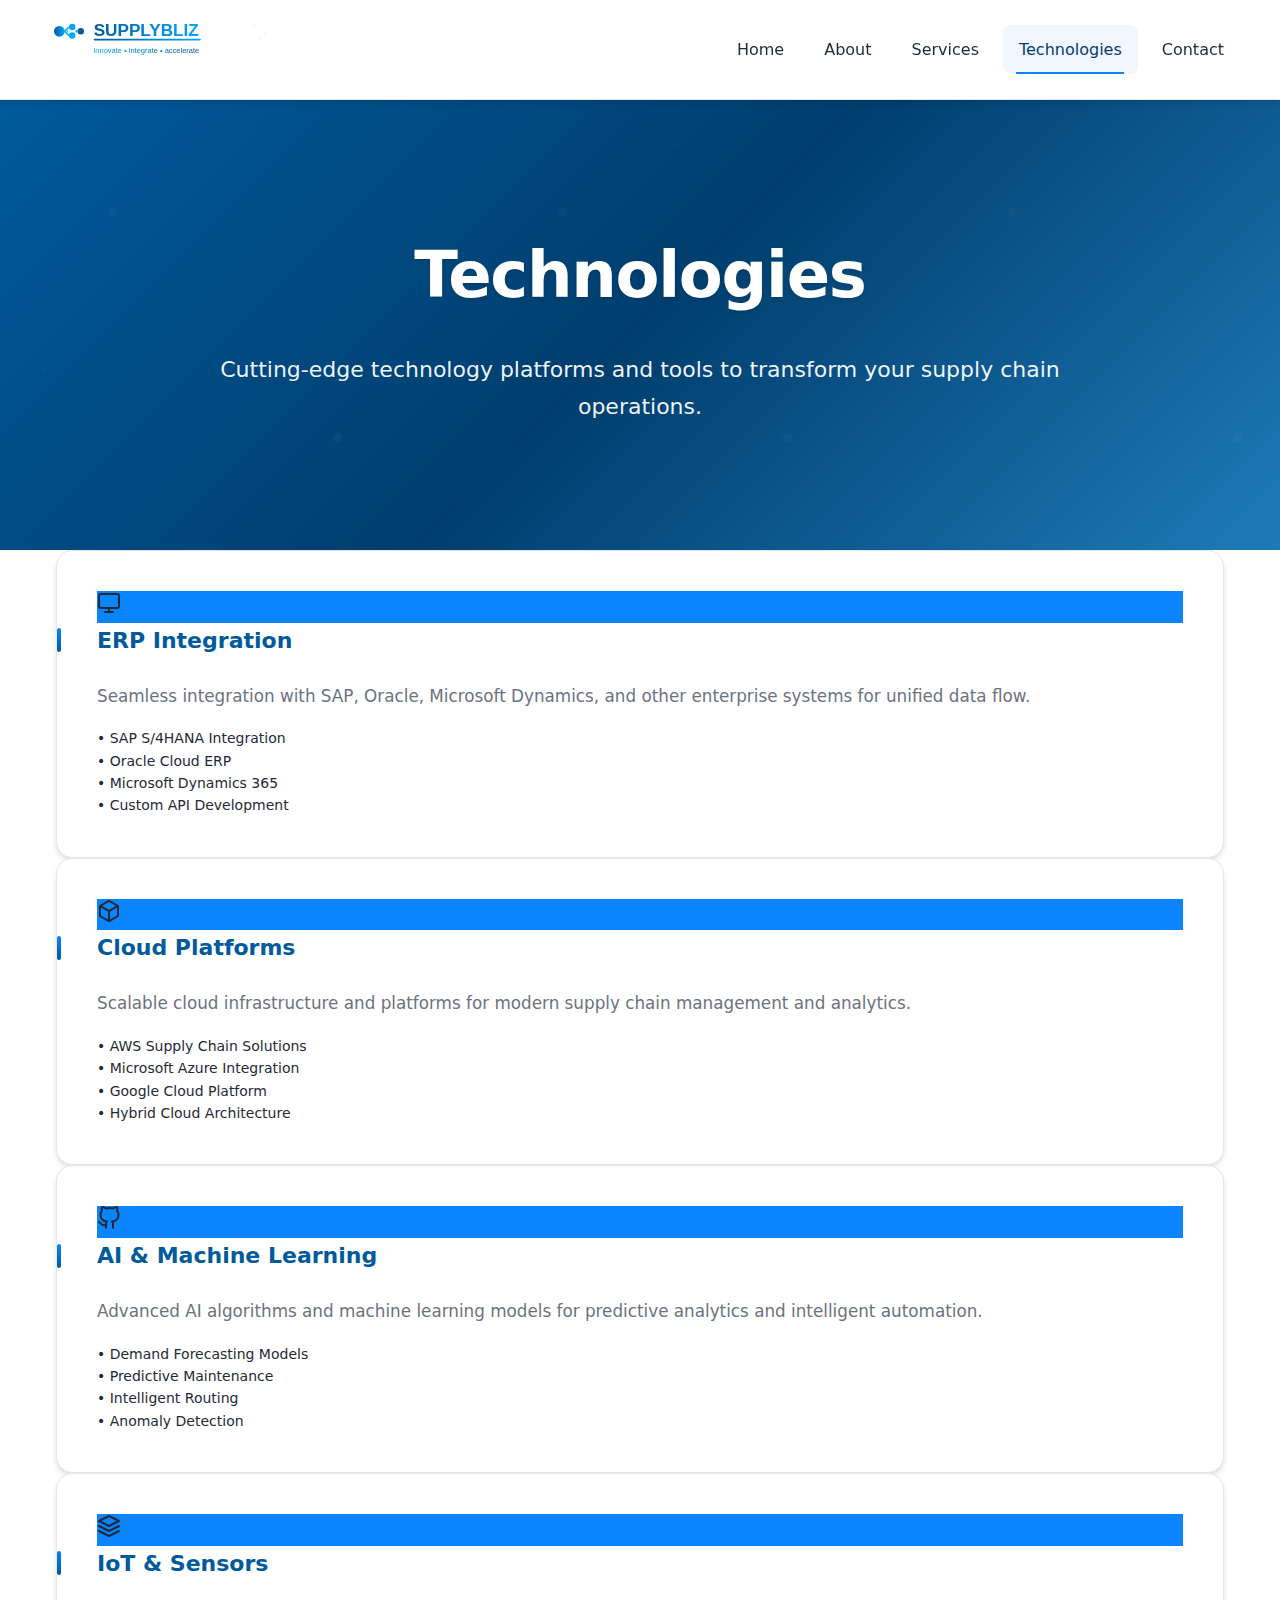
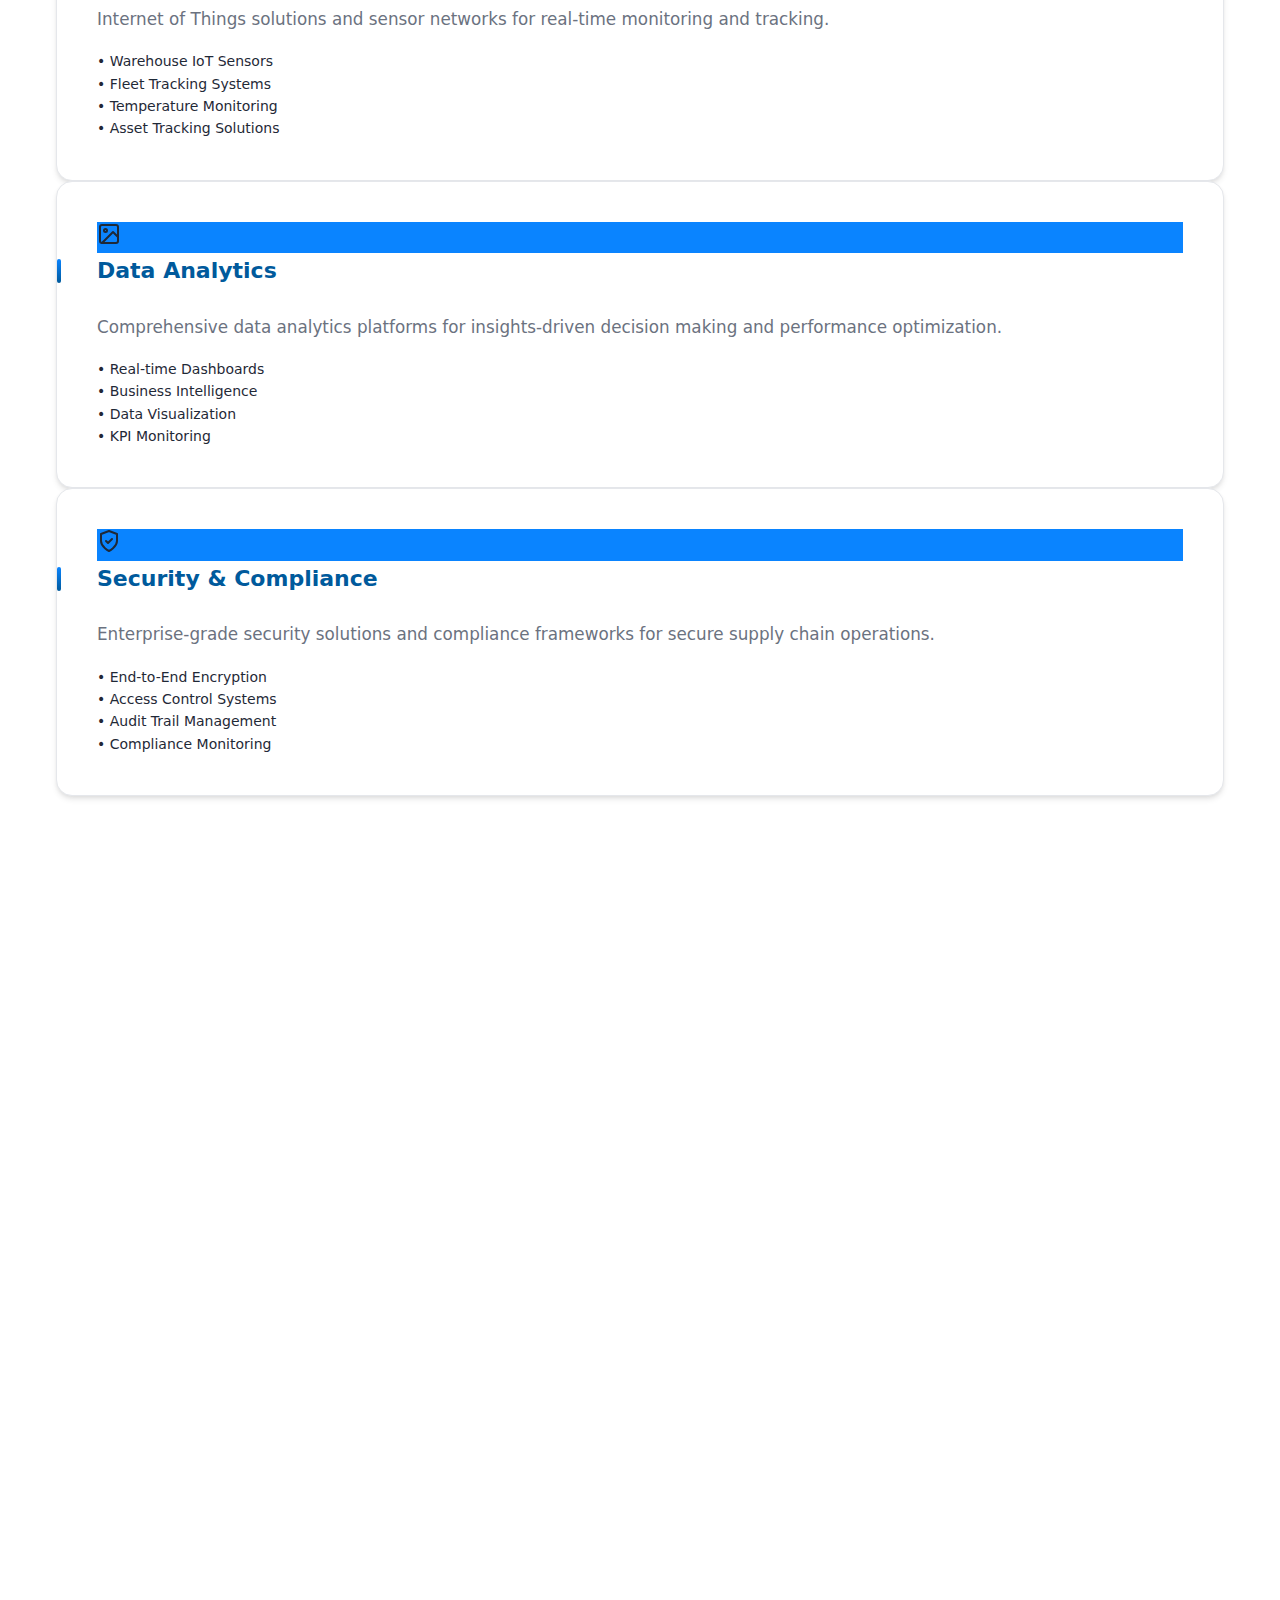
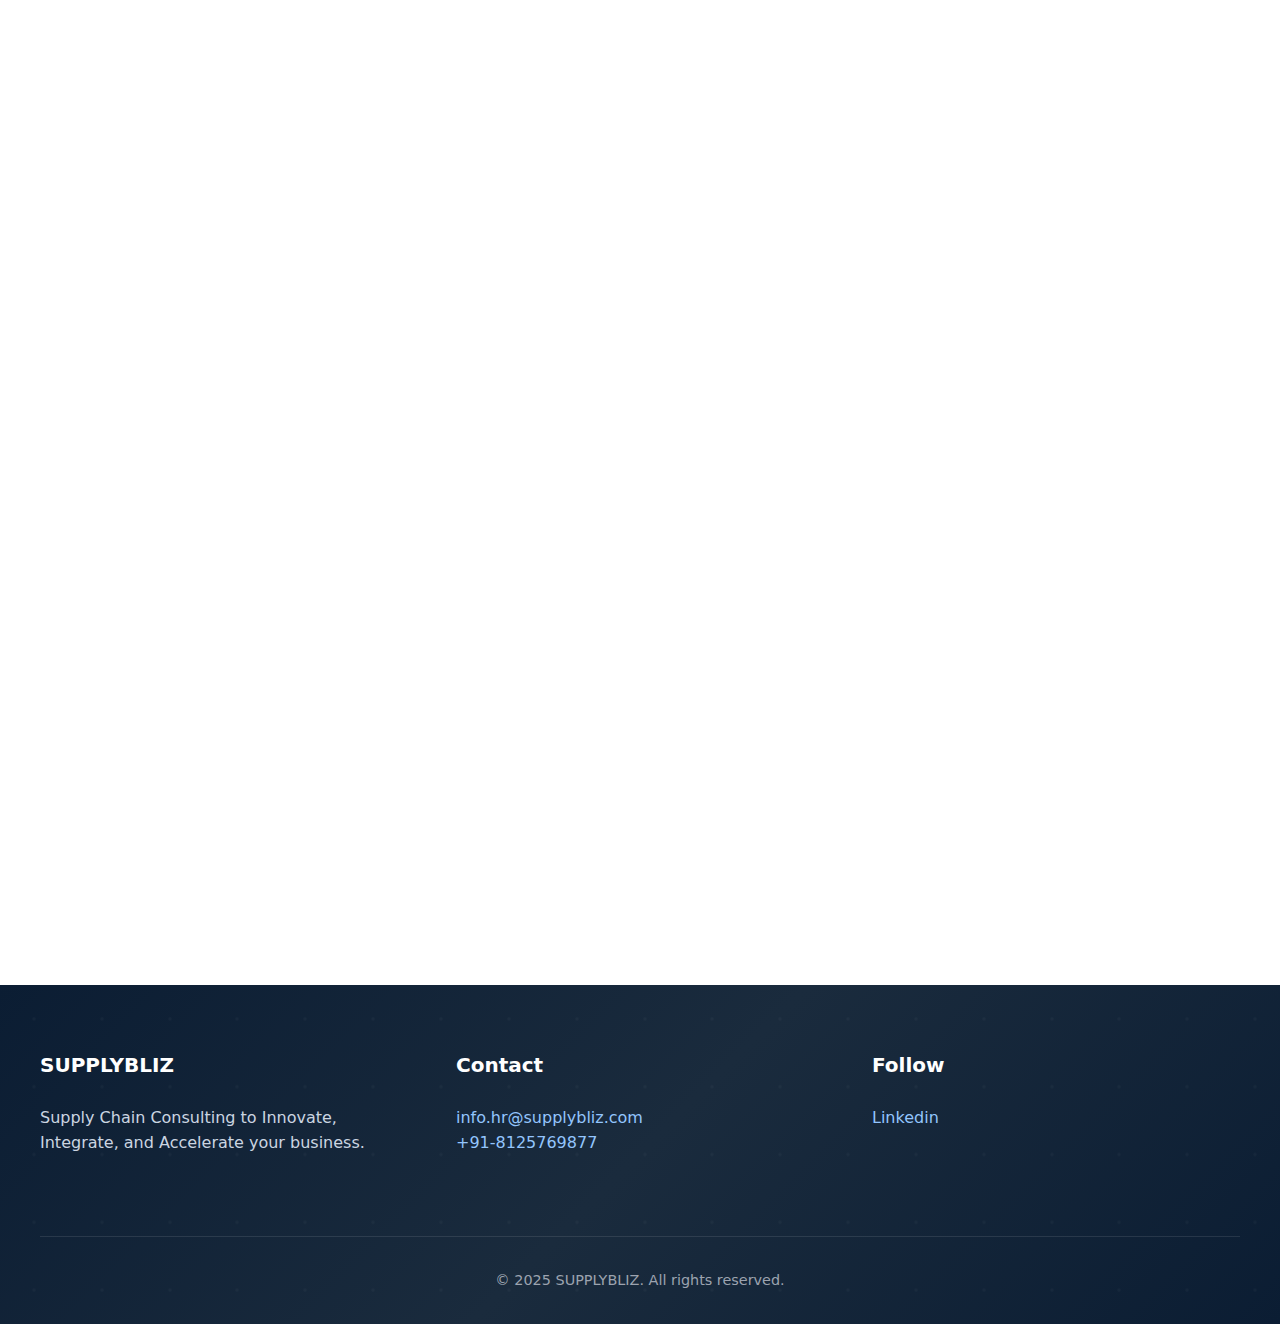
<file: technologies.html>
<!doctype html>
<html lang="en">
<head>
<meta charset="utf-8" />
<meta name="viewport" content="width=device-width, initial-scale=1" />
<title>Technologies — SUPPLYBLIZ</title>
<meta name="description" content="Advanced technology solutions for supply chain optimization and digital transformation." />
<link rel="canonical" href="https://example.com/" />
<link rel="icon" type="image/svg+xml" href="favicon.svg" />
<link rel="icon" type="image/png" sizes="32x32" href="favicon.svg" />
<link rel="apple-touch-icon" href="favicon.svg" />
<link href="https://cdn.jsdelivr.net/npm/bootstrap@5.3.2/dist/css/bootstrap.min.css" rel="stylesheet" integrity="sha384-T3c6CoIi6uLrA9TneNEoa7RxnatzjcDSCmG1MXxSR1GAsXEV/Dwwykc2MPK8M2HN" crossorigin="anonymous">
<link rel="stylesheet" href="style.css" />
<meta property="og:type" content="website" />
<meta property="og:title" content="Technologies — SUPPLYBLIZ" />
<meta property="og:description" content="Advanced technology solutions for supply chain optimization and digital transformation." />
<meta property="og:image" content="logo-compact.svg" />
<meta property="og:url" content="https://example.com/" />
<meta name="twitter:card" content="summary" />
<script type="application/ld+json">{"@context": "https://schema.org", "@type": "Organization", "name": "SUPPLYBLIZ", "url": "https://example.com/", "logo": "assets/logo.png", "contactPoint": [{"@type": "ContactPoint", "contactType": "customer support", "email": "info.hr@supplybliz.com", "telephone": "+91-8125769877"}]}</script>
</head>
<body data-page="technologies">
<a class="skip-link" href="#main">Skip to content</a>
<header class="site-header">
  <div class="container header-inner">
    <a href="index.html" class="brand">
      <img src="logo-compact.svg" alt="SUPPLYBLIZ logo" />
    </a>
    <nav class="nav" aria-label="Primary">
      <button class="nav-toggle" aria-expanded="false" aria-controls="nav-list">☰</button>
      <ul id="nav-list">
        <li><a href="index.html">Home</a></li>
        <li><a href="about.html">About</a></li>
        <li class="dropdown">
          <a href="services.html" class="dropdown-toggle">Services</a>
          <ul class="dropdown-menu">
            <li><a href="services.html#strategy">Strategy & Planning</a></li>
            <li><a href="services.html#optimization">Process Optimization</a></li>
            <li><a href="services.html#technology">Technology Integration</a></li>
            <li><a href="services.html#analytics">Analytics & Insights</a></li>
            <li><a href="services.html#transformation">Digital Transformation</a></li>
            <li><a href="services.html#consulting">Supply Chain Consulting</a></li>
          </ul>
        </li>
        <li><a href="technologies.html">Technologies</a></li>
        <li><a href="contact.html">Contact</a></li>
      </ul>
    </nav>
  </div>
</header>
<main id="main" class="page">
  <section class="page-hero">
    <div class="container">
      <h1>Technologies</h1>
      <p>Cutting-edge technology platforms and tools to transform your supply chain operations.</p>
    </div>
  </section>
  
  <section class="container">
    <div class="row g-4 mb-5">
      <div class="col-lg-4 col-md-6">
        <div class="card border-0 shadow-custom h-100">
          <div class="card-body p-4">
            <div class="d-flex align-items-center mb-3">
              <div class="bg-accent rounded-circle p-3 me-3">
                <svg xmlns="http://www.w3.org/2000/svg" width="24" height="24" viewBox="0 0 24 24" fill="none" stroke="currentColor" stroke-width="2" stroke-linecap="round" stroke-linejoin="round" class="text-white">
                  <rect x="2" y="3" width="20" height="14" rx="2" ry="2"></rect>
                  <line x1="8" y1="21" x2="16" y2="21"></line>
                  <line x1="12" y1="17" x2="12" y2="21"></line>
                </svg>
              </div>
              <h3 class="card-title text-primary-custom fw-bold mb-0">ERP Integration</h3>
            </div>
            <p class="card-text text-muted">Seamless integration with SAP, Oracle, Microsoft Dynamics, and other enterprise systems for unified data flow.</p>
            <ul class="list-unstyled small text-muted">
              <li class="mb-1">• SAP S/4HANA Integration</li>
              <li class="mb-1">• Oracle Cloud ERP</li>
              <li class="mb-1">• Microsoft Dynamics 365</li>
              <li class="mb-1">• Custom API Development</li>
            </ul>
          </div>
        </div>
      </div>
      
      <div class="col-lg-4 col-md-6">
        <div class="card border-0 shadow-custom h-100">
          <div class="card-body p-4">
            <div class="d-flex align-items-center mb-3">
              <div class="bg-accent rounded-circle p-3 me-3">
                <svg xmlns="http://www.w3.org/2000/svg" width="24" height="24" viewBox="0 0 24 24" fill="none" stroke="currentColor" stroke-width="2" stroke-linecap="round" stroke-linejoin="round" class="text-white">
                  <path d="M21 16V8a2 2 0 0 0-1-1.73l-7-4a2 2 0 0 0-2 0l-7 4A2 2 0 0 0 3 8v8a2 2 0 0 0 1 1.73l7 4a2 2 0 0 0 2 0l7-4A2 2 0 0 0 21 16z"></path>
                  <polyline points="3.27,6.96 12,12.01 20.73,6.96"></polyline>
                  <line x1="12" y1="22.08" x2="12" y2="12"></line>
                </svg>
              </div>
              <h3 class="card-title text-primary-custom fw-bold mb-0">Cloud Platforms</h3>
            </div>
            <p class="card-text text-muted">Scalable cloud infrastructure and platforms for modern supply chain management and analytics.</p>
            <ul class="list-unstyled small text-muted">
              <li class="mb-1">• AWS Supply Chain Solutions</li>
              <li class="mb-1">• Microsoft Azure Integration</li>
              <li class="mb-1">• Google Cloud Platform</li>
              <li class="mb-1">• Hybrid Cloud Architecture</li>
            </ul>
          </div>
        </div>
      </div>
      
      <div class="col-lg-4 col-md-6">
        <div class="card border-0 shadow-custom h-100">
          <div class="card-body p-4">
            <div class="d-flex align-items-center mb-3">
              <div class="bg-accent rounded-circle p-3 me-3">
                <svg xmlns="http://www.w3.org/2000/svg" width="24" height="24" viewBox="0 0 24 24" fill="none" stroke="currentColor" stroke-width="2" stroke-linecap="round" stroke-linejoin="round" class="text-white">
                  <path d="M9 19c-5 1.5-5-2.5-7-3m14 6v-3.87a3.37 3.37 0 0 0-.94-2.61c3.14-.35 6.44-1.54 6.44-7A5.44 5.44 0 0 0 20 4.77 5.07 5.07 0 0 0 19.91 1S18.73.65 16 2.48a13.38 13.38 0 0 0-7 0C6.27.65 5.09 1 5.09 1A5.07 5.07 0 0 0 5 4.77a5.44 5.44 0 0 0-1.5 3.78c0 5.42 3.3 6.61 6.44 7A3.37 3.37 0 0 0 9 18.13V22"></path>
                </svg>
              </div>
              <h3 class="card-title text-primary-custom fw-bold mb-0">AI & Machine Learning</h3>
            </div>
            <p class="card-text text-muted">Advanced AI algorithms and machine learning models for predictive analytics and intelligent automation.</p>
            <ul class="list-unstyled small text-muted">
              <li class="mb-1">• Demand Forecasting Models</li>
              <li class="mb-1">• Predictive Maintenance</li>
              <li class="mb-1">• Intelligent Routing</li>
              <li class="mb-1">• Anomaly Detection</li>
            </ul>
          </div>
        </div>
      </div>
      
      <div class="col-lg-4 col-md-6">
        <div class="card border-0 shadow-custom h-100">
          <div class="card-body p-4">
            <div class="d-flex align-items-center mb-3">
              <div class="bg-accent rounded-circle p-3 me-3">
                <svg xmlns="http://www.w3.org/2000/svg" width="24" height="24" viewBox="0 0 24 24" fill="none" stroke="currentColor" stroke-width="2" stroke-linecap="round" stroke-linejoin="round" class="text-white">
                  <path d="M12 2L2 7l10 5 10-5-10-5z"></path>
                  <path d="M2 17l10 5 10-5"></path>
                  <path d="M2 12l10 5 10-5"></path>
                </svg>
              </div>
              <h3 class="card-title text-primary-custom fw-bold mb-0">IoT & Sensors</h3>
            </div>
            <p class="card-text text-muted">Internet of Things solutions and sensor networks for real-time monitoring and tracking.</p>
            <ul class="list-unstyled small text-muted">
              <li class="mb-1">• Warehouse IoT Sensors</li>
              <li class="mb-1">• Fleet Tracking Systems</li>
              <li class="mb-1">• Temperature Monitoring</li>
              <li class="mb-1">• Asset Tracking Solutions</li>
            </ul>
          </div>
        </div>
      </div>
      
      <div class="col-lg-4 col-md-6">
        <div class="card border-0 shadow-custom h-100">
          <div class="card-body p-4">
            <div class="d-flex align-items-center mb-3">
              <div class="bg-accent rounded-circle p-3 me-3">
                <svg xmlns="http://www.w3.org/2000/svg" width="24" height="24" viewBox="0 0 24 24" fill="none" stroke="currentColor" stroke-width="2" stroke-linecap="round" stroke-linejoin="round" class="text-white">
                  <rect x="3" y="3" width="18" height="18" rx="2" ry="2"></rect>
                  <circle cx="8.5" cy="8.5" r="1.5"></circle>
                  <polyline points="21,15 16,10 5,21"></polyline>
                </svg>
              </div>
              <h3 class="card-title text-primary-custom fw-bold mb-0">Data Analytics</h3>
            </div>
            <p class="card-text text-muted">Comprehensive data analytics platforms for insights-driven decision making and performance optimization.</p>
            <ul class="list-unstyled small text-muted">
              <li class="mb-1">• Real-time Dashboards</li>
              <li class="mb-1">• Business Intelligence</li>
              <li class="mb-1">• Data Visualization</li>
              <li class="mb-1">• KPI Monitoring</li>
            </ul>
          </div>
        </div>
      </div>
      
      <div class="col-lg-4 col-md-6">
        <div class="card border-0 shadow-custom h-100">
          <div class="card-body p-4">
            <div class="d-flex align-items-center mb-3">
              <div class="bg-accent rounded-circle p-3 me-3">
                <svg xmlns="http://www.w3.org/2000/svg" width="24" height="24" viewBox="0 0 24 24" fill="none" stroke="currentColor" stroke-width="2" stroke-linecap="round" stroke-linejoin="round" class="text-white">
                  <path d="M12 22s8-4 8-10V5l-8-3-8 3v7c0 6 8 10 8 10z"></path>
                  <path d="M9 12l2 2 4-4"></path>
                </svg>
              </div>
              <h3 class="card-title text-primary-custom fw-bold mb-0">Security & Compliance</h3>
            </div>
            <p class="card-text text-muted">Enterprise-grade security solutions and compliance frameworks for secure supply chain operations.</p>
            <ul class="list-unstyled small text-muted">
              <li class="mb-1">• End-to-End Encryption</li>
              <li class="mb-1">• Access Control Systems</li>
              <li class="mb-1">• Audit Trail Management</li>
              <li class="mb-1">• Compliance Monitoring</li>
            </ul>
          </div>
        </div>
      </div>
    </div>
  </section>
  
  <section class="container">
    <div class="row g-5">
      <div class="col-lg-8">
        <div class="card border-0 shadow-custom h-100">
          <div class="card-body p-4">
            <h2 class="card-title text-primary-custom fw-bold mb-4">Technology Implementation Process</h2>
            <div class="row g-3">
              <div class="col-md-6">
                <div class="d-flex align-items-start">
                  <div class="bg-primary-custom text-white rounded-circle d-flex align-items-center justify-content-center me-3" style="width: 40px; height: 40px; font-weight: bold;">1</div>
                  <div>
                    <h5 class="fw-bold mb-2">Assessment & Planning</h5>
                    <p class="text-muted small mb-0">Comprehensive technology audit and strategic roadmap development.</p>
                  </div>
                </div>
              </div>
              <div class="col-md-6">
                <div class="d-flex align-items-start">
                  <div class="bg-primary-custom text-white rounded-circle d-flex align-items-center justify-content-center me-3" style="width: 40px; height: 40px; font-weight: bold;">2</div>
                  <div>
                    <h5 class="fw-bold mb-2">System Design</h5>
                    <p class="text-muted small mb-0">Architecture design and technology stack selection.</p>
                  </div>
                </div>
              </div>
              <div class="col-md-6">
                <div class="d-flex align-items-start">
                  <div class="bg-primary-custom text-white rounded-circle d-flex align-items-center justify-content-center me-3" style="width: 40px; height: 40px; font-weight: bold;">3</div>
                  <div>
                    <h5 class="fw-bold mb-2">Development & Integration</h5>
                    <p class="text-muted small mb-0">Custom development and seamless system integration.</p>
                  </div>
                </div>
              </div>
              <div class="col-md-6">
                <div class="d-flex align-items-start">
                  <div class="bg-primary-custom text-white rounded-circle d-flex align-items-center justify-content-center me-3" style="width: 40px; height: 40px; font-weight: bold;">4</div>
                  <div>
                    <h5 class="fw-bold mb-2">Testing & Deployment</h5>
                    <p class="text-muted small mb-0">Rigorous testing and smooth production deployment.</p>
                  </div>
                </div>
              </div>
            </div>
          </div>
        </div>
      </div>
      <div class="col-lg-4">
        <div class="card border-0 shadow-custom h-100">
          <div class="card-body p-4">
            <h2 class="card-title text-primary-custom fw-bold mb-4">Technology Partners</h2>
            <div class="d-flex flex-column gap-3">
              <div class="d-flex align-items-center p-3 bg-light-custom rounded-custom">
                <div class="me-3">
                  <div class="bg-white rounded p-2 shadow-sm">
                    <span class="fw-bold text-primary-custom">SAP</span>
                  </div>
                </div>
                <div>
                  <h6 class="mb-1 fw-bold">SAP Certified Partner</h6>
                  <small class="text-muted">Enterprise Resource Planning</small>
                </div>
              </div>
              <div class="d-flex align-items-center p-3 bg-light-custom rounded-custom">
                <div class="me-3">
                  <div class="bg-white rounded p-2 shadow-sm">
                    <span class="fw-bold text-primary-custom">AWS</span>
                  </div>
                </div>
                <div>
                  <h6 class="mb-1 fw-bold">AWS Advanced Partner</h6>
                  <small class="text-muted">Cloud Infrastructure</small>
                </div>
              </div>
              <div class="d-flex align-items-center p-3 bg-light-custom rounded-custom">
                <div class="me-3">
                  <div class="bg-white rounded p-2 shadow-sm">
                    <span class="fw-bold text-primary-custom">MS</span>
                  </div>
                </div>
                <div>
                  <h6 class="mb-1 fw-bold">Microsoft Gold Partner</h6>
                  <small class="text-muted">Azure & Dynamics</small>
                </div>
              </div>
            </div>
          </div>
        </div>
      </div>
    </div>
  </section>
  
  <section class="cta-banner">
    <div class="container">
      <h2>Ready to modernize your technology stack?</h2>
      <a class="btn btn-light" href="contact.html">Get Technology Assessment</a>
    </div>
  </section>
</main>
<footer class="site-footer">
  <div class="container footer-grid">
    <div>
      <h4>SUPPLYBLIZ</h4>
      <p>Supply Chain Consulting to Innovate, Integrate, and Accelerate your business.</p>
    </div>
    <div>
      <h4>Contact</h4>
      <ul class="list-unstyled">
        <li><a href="mailto:info.hr@supplybliz.com">info.hr@supplybliz.com</a></li>
        <li><a href="tel:+918125769877">+91-8125769877</a></li>
      </ul>
    </div>
    <div>
      <h4>Follow</h4>
      <ul class="list-unstyled">
        <li><a href="https://www.linkedin.com/company/supplybliz-software-solutions/" aria-disabled="true">Linkedin</a></li>
      </ul>
    </div>
  </div>
  <div class="container copyright">© 2025 SUPPLYBLIZ. All rights reserved.</div>
</footer>
<a class="back-to-top" href="#main" aria-label="Back to top">↑</a>
<script src="https://cdn.jsdelivr.net/npm/bootstrap@5.3.2/dist/js/bootstrap.bundle.min.js" integrity="sha384-C6RzsynM9kWDrMNeT87bh95OGNyZPhcTNXj1NW7RuBCsyN/o0jlpcV8Qyq46cDfL" crossorigin="anonymous"></script>
<script src="script.js"></script>
</body>
</html>
</file>
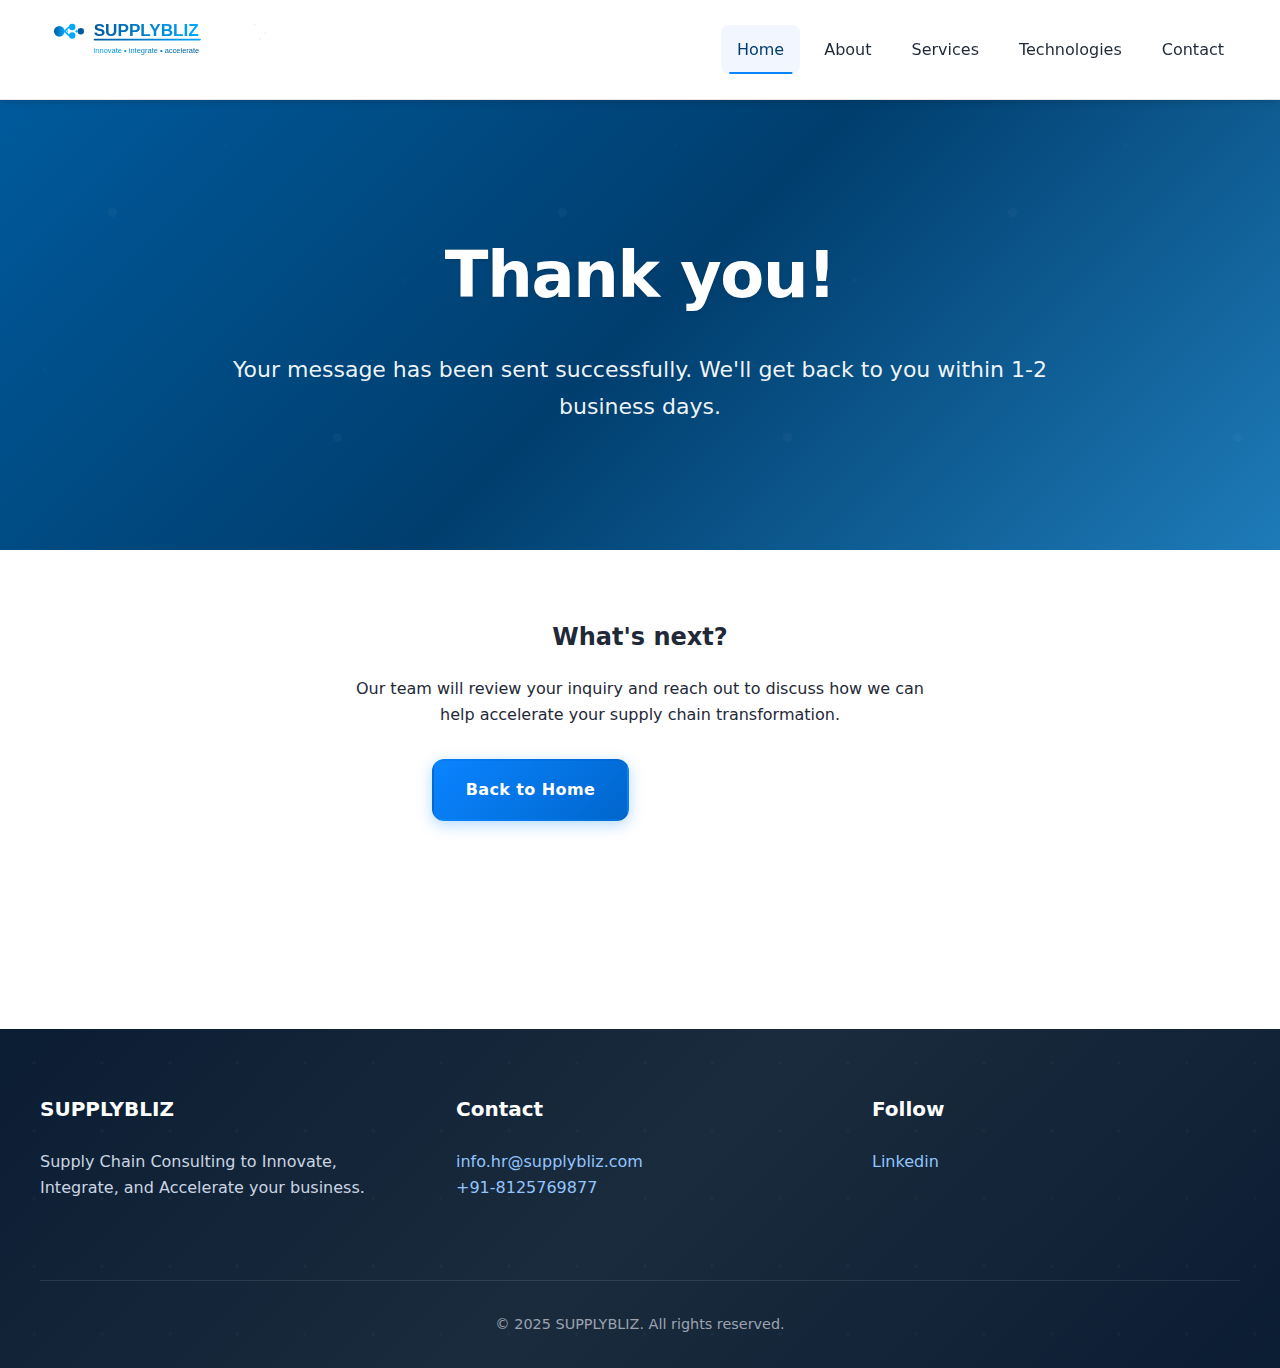
<file: thank-you.html>
<!doctype html>
<html lang="en">
<head>
<meta charset="utf-8" />
<meta name="viewport" content="width=device-width, initial-scale=1" />
<title>Thank you — SUPPLYBLIZ</title>
<meta name="description" content="Thank you for contacting SUPPLYBLIZ. We'll get back to you soon." />
<link href="https://cdn.jsdelivr.net/npm/bootstrap@5.3.2/dist/css/bootstrap.min.css" rel="stylesheet" integrity="sha384-T3c6CoIi6uLrA9TneNEoa7RxnatzjcDSCmG1MXxSR1GAsXEV/Dwwykc2MPK8M2HN" crossorigin="anonymous">
<link rel="icon" type="image/svg+xml" href="favicon.svg" />
<link rel="icon" type="image/png" sizes="32x32" href="favicon.svg" />
<link rel="apple-touch-icon" href="favicon.svg" />
<link rel="stylesheet" href="style.css" />
</head>
<body data-page="thank-you">
<a class="skip-link" href="#main">Skip to content</a>
<header class="site-header">
  <div class="container header-inner">
    <a href="index.html" class="brand">
      <img src="logo-compact.svg" alt="SUPPLYBLIZ logo" />
    </a>
    <nav class="nav" aria-label="Primary">
      <button class="nav-toggle" aria-expanded="false" aria-controls="nav-list">☰</button>
      <ul id="nav-list">
        <li><a href="index.html">Home</a></li>
        <li><a href="about.html">About</a></li>
        <li class="dropdown">
          <a href="services.html" class="dropdown-toggle">Services</a>
          <ul class="dropdown-menu">
            <li><a href="services.html#strategy">Strategy & Planning</a></li>
            <li><a href="services.html#optimization">Process Optimization</a></li>
            <li><a href="services.html#technology">Technology Integration</a></li>
            <li><a href="services.html#analytics">Analytics & Insights</a></li>
            <li><a href="services.html#transformation">Digital Transformation</a></li>
            <li><a href="services.html#consulting">Supply Chain Consulting</a></li>
          </ul>
        </li>
        <li><a href="technologies.html">Technologies</a></li>
        <li><a href="contact.html">Contact</a></li>
      </ul>
    </nav>
  </div>
</header>
<main id="main" class="page">
  <section class="page-hero">
    <div class="container">
      <h1>Thank you!</h1>
      <p>Your message has been sent successfully. We'll get back to you within 1-2 business days.</p>
    </div>
  </section>
  <section class="container" style="text-align: center; padding: 3rem 0;">
    <div style="max-width: 600px; margin: 0 auto;">
      <h2>What's next?</h2>
      <p>Our team will review your inquiry and reach out to discuss how we can help accelerate your supply chain transformation.</p>
      <div style="margin-top: 2rem;">
        <a class="btn btn-primary" href="index.html">Back to Home</a>
        <a class="btn btn-outline" href="services.html" style="margin-left: 1rem;">View Services</a>
      </div>
    </div>
  </section>
</main>
<footer class="site-footer">
  <div class="container footer-grid">
    <div>
      <h4>SUPPLYBLIZ</h4>
      <p>Supply Chain Consulting to Innovate, Integrate, and Accelerate your business.</p>
    </div>
    <div>
      <h4>Contact</h4>
      <ul class="list-unstyled">
        <li><a href="mailto:info.hr@supplybliz.com">info.hr@supplybliz.com</a></li>
        <li><a href="tel:+918125769877">+91-8125769877</a></li>
      </ul>
    </div>
    <div>
      <h4>Follow</h4>
      <ul class="list-unstyled">
        <li><a href="https://www.linkedin.com/company/supplybliz-software-solutions/" aria-disabled="true">Linkedin</a></li>
    </div>
  </div>
  <div class="container copyright">© 2025 SUPPLYBLIZ. All rights reserved.</div>
</footer>
<a class="back-to-top" href="#main" aria-label="Back to top">↑</a>
<script src="https://cdn.jsdelivr.net/npm/bootstrap@5.3.2/dist/js/bootstrap.bundle.min.js" integrity="sha384-C6RzsynM9kWDrMNeT87bh95OGNyZPhcTNXj1NW7RuBCsyN/o0jlpcV8Qyq46cDfL" crossorigin="anonymous"></script>
<script src="script.js"></script>
</body>
</html>
</file>
<file: style.css>
:root {
  /* SUPPLYBLIZ Brand Colors */
  --primary: #005a9c;
  --primary-dark: #003e6e;
  --primary-light: #1e7bb8;
  --accent: #0a84ff;
  --accent-hover: #0066cc;
  --bg-light: #f2f7ff;
  --bg-lighter: #f8fafc;
  --white: #ffffff;
  --text-dark: #1f2937;
  --text-muted: #6b7280;
  --text-light: #9ca3af;
  --border-light: #e5e7eb;
  --border-medium: #d1d5db;
  --success: #10b981;
  --warning: #f59e0b;
  --error: #ef4444;
  
  /* Enhanced Shadows */
  --shadow: 0 4px 6px -1px rgba(0, 0, 0, 0.1), 0 2px 4px -1px rgba(0, 0, 0, 0.06);
  --shadow-lg: 0 10px 15px -3px rgba(0, 0, 0, 0.1), 0 4px 6px -2px rgba(0, 0, 0, 0.05);
  --shadow-xl: 0 20px 25px -5px rgba(0, 0, 0, 0.1), 0 10px 10px -5px rgba(0, 0, 0, 0.04);
  
  /* Border Radius */
  --radius-sm: 6px;
  --radius-md: 8px;
  --radius-lg: 12px;
  --radius-xl: 16px;
  
  /* Transitions */
  --transition: all 0.2s cubic-bezier(0.4, 0, 0.2, 1);
  --transition-slow: all 0.3s cubic-bezier(0.4, 0, 0.2, 1);
  
  /* Bootstrap Integration */
  --bs-primary: var(--primary);
  --bs-primary-rgb: 0, 90, 156;
  --bs-secondary: var(--accent);
  --bs-secondary-rgb: 10, 132, 255;
  --bs-success: var(--success);
  --bs-warning: var(--warning);
  --bs-danger: var(--error);
}
* { 
  box-sizing: border-box; 
}

html { 
  scroll-behavior: smooth; 
  -webkit-text-size-adjust: 100%; 
  -ms-text-size-adjust: 100%; 
}

body { 
  margin: 0; 
  padding: 0; 
  font-family: system-ui, -apple-system, "Segoe UI", Roboto, "Helvetica Neue", Arial, sans-serif; 
  color: var(--text-dark); 
  line-height: 1.6; 
  font-size: 16px;
  -webkit-font-smoothing: antialiased;
  -moz-osx-font-smoothing: grayscale;
  text-rendering: optimizeLegibility;
}

img { 
  max-width: 100%; 
  height: auto; 
  display: block;
}

.container { 
  width: min(1200px, 95%); 
  margin: 0 auto; 
  padding: 0 1rem; 
}

.skip-link { 
  position: absolute; 
  left: -9999px; 
  top: 0;
  z-index: 1000;
}

.skip-link:focus { 
  left: 1rem; 
  top: 1rem; 
  background: var(--white); 
  padding: 0.5rem 1rem; 
  border: 2px solid var(--primary); 
  border-radius: var(--radius-sm);
  text-decoration: none;
  color: var(--primary);
  font-weight: 600;
}

/* Header */
.site-header { 
  position: sticky; 
  top: 0; 
  z-index: 100; 
  background: var(--white); 
  border-bottom: 1px solid var(--border-light);
  box-shadow: var(--shadow);
  backdrop-filter: blur(10px);
  -webkit-backdrop-filter: blur(10px);
}

.header-inner { 
  display: flex; 
  align-items: center; 
  justify-content: space-between; 
  padding: 0.75rem 0; 
  min-height: 70px;
}

.brand { 
  display: flex; 
  align-items: center; 
  text-decoration: none; 
  transition: var(--transition);
}

.brand:hover { 
  transform: scale(1.02); 
}

.brand img { 
  height: 75px; 
  width: auto; 
  max-width: 250px; 
  object-fit: contain;
  transition: var(--transition);
}

.nav-toggle { 
  display: none; 
  background: none; 
  border: none; 
  font-size: 1.5rem; 
  cursor: pointer; 
  padding: 0.5rem;
  color: var(--text-dark);
  border-radius: var(--radius-sm);
  transition: var(--transition);
}

.nav-toggle:hover { 
  background: var(--bg-light); 
  color: var(--primary-dark); 
}

.nav ul { 
  list-style: none; 
  display: flex; 
  gap: 0.5rem; 
  margin: 0; 
  padding: 0; 
  align-items: center;
}

.nav a { 
  display: block; 
  padding: 0.75rem 1rem; 
  color: var(--text-dark); 
  text-decoration: none; 
  border-radius: var(--radius-md); 
  font-weight: 500;
  transition: var(--transition);
  position: relative;
}

.nav a::after { 
  content: ''; 
  position: absolute; 
  bottom: 0; 
  left: 50%; 
  width: 0; 
  height: 2px; 
  background: var(--accent); 
  transition: var(--transition); 
  transform: translateX(-50%); 
}

.nav a:hover::after, 
.nav a.active::after { 
  width: 80%; 
}

.nav a.active, .nav a:hover { 
  background: var(--bg-light); 
  color: var(--primary-dark); 
}

/* Dropdown Menu Styles */
.dropdown {
  position: relative;
}

.dropdown-toggle {
  display: flex;
  align-items: center;
  gap: 0.5rem;
}

.dropdown-toggle::after {
  content: '▼';
  font-size: 0.7rem;
  transition: var(--transition);
}

.dropdown:hover .dropdown-toggle::after {
  transform: rotate(180deg);
}

.dropdown-menu {
  position: absolute;
  top: 100%;
  left: 0;
  background: var(--white);
  border: 1px solid var(--border-light);
  border-radius: var(--radius-md);
  box-shadow: var(--shadow-lg);
  min-width: 200px;
  opacity: 0;
  visibility: hidden;
  transform: translateY(-10px);
  transition: all 0.3s ease;
  z-index: 1000;
  list-style: none;
  margin: 0;
  padding: 0.5rem 0;
}

.dropdown:hover .dropdown-menu {
  opacity: 1;
  visibility: visible;
  transform: translateY(0);
}

.dropdown-menu li {
  margin: 0;
}

.dropdown-menu a {
  display: block;
  padding: 0.75rem 1rem;
  color: var(--text-dark);
  text-decoration: none;
  font-weight: 400;
  transition: var(--transition);
  border-bottom: 1px solid transparent;
}

.dropdown-menu a:hover {
  background: var(--bg-lighter);
  color: var(--primary);
  border-bottom-color: var(--primary);
}

.dropdown-menu a::after {
  display: none;
}

/***** Hero *****/
.hero { 
  background: linear-gradient(135deg, var(--primary) 0%, var(--primary-dark) 50%, var(--primary-light) 100%); 
  color: var(--white); 
  position: relative;
  overflow: hidden;
  min-height: 80vh;
  display: flex;
  align-items: center;
}

.hero::before {
  content: '';
  position: absolute;
  top: 0;
  left: 0;
  right: 0;
  bottom: 0;
  background: url('data:image/svg+xml,<svg xmlns="http://www.w3.org/2000/svg" viewBox="0 0 100 100"><defs><pattern id="grain" width="100" height="100" patternUnits="userSpaceOnUse"><circle cx="25" cy="25" r="1" fill="rgba(255,255,255,0.1)"/><circle cx="75" cy="75" r="1" fill="rgba(255,255,255,0.1)"/><circle cx="50" cy="10" r="0.5" fill="rgba(255,255,255,0.05)"/><circle cx="10" cy="60" r="0.5" fill="rgba(255,255,255,0.05)"/><circle cx="90" cy="40" r="0.5" fill="rgba(255,255,255,0.05)"/></pattern></defs><rect width="100" height="100" fill="url(%23grain)"/></svg>');
  opacity: 0.3;
  pointer-events: none;
}

.hero-inner { 
  padding: clamp(4rem, 8vw, 8rem) 0; 
  text-align: center;
  position: relative;
  z-index: 2;
}

.hero h1 { 
  font-size: clamp(2.5rem, 5vw, 4rem); 
  line-height: 1.1; 
  margin: 0 0 1.5rem; 
  font-weight: 800;
  letter-spacing: -0.02em;
  text-shadow: 0 2px 4px rgba(0, 0, 0, 0.1);
  animation: fadeInUp 0.8s ease-out;
}

.hero p { 
  font-size: clamp(1.125rem, 2.5vw, 1.375rem); 
  opacity: 0.95; 
  max-width: 65ch; 
  margin: 0 auto 2.5rem;
  font-weight: 400;
  animation: fadeInUp 0.8s ease-out 0.2s both;
}

.highlight { 
  color: var(--accent); 
  font-weight: 700;
  text-shadow: 0 0 20px rgba(10, 132, 255, 0.3);
  position: relative;
}

.highlight::after {
  content: '';
  position: absolute;
  bottom: -2px;
  left: 0;
  right: 0;
  height: 3px;
  background: linear-gradient(90deg, var(--accent), rgba(10, 132, 255, 0.5));
  border-radius: 2px;
  animation: highlightGlow 2s ease-in-out infinite alternate;
}

.hero-cta { 
  margin-top: 3rem; 
  display: flex; 
  gap: 1.5rem; 
  justify-content: center;
  flex-wrap: wrap;
  animation: fadeInUp 0.8s ease-out 0.4s both;
}

@keyframes fadeInUp {
  from {
    opacity: 0;
    transform: translateY(30px);
  }
  to {
    opacity: 1;
    transform: translateY(0);
  }
}

@keyframes highlightGlow {
  from {
    box-shadow: 0 0 5px var(--accent);
  }
  to {
    box-shadow: 0 0 15px var(--accent), 0 0 25px rgba(10, 132, 255, 0.3);
  }
}

/* Buttons */
.btn { 
  display: inline-flex; 
  align-items: center;
  justify-content: center;
  padding: 1rem 2rem; 
  border-radius: var(--radius-lg); 
  text-decoration: none; 
  font-weight: 600; 
  font-size: 1rem;
  transition: var(--transition);
  border: 2px solid transparent;
  cursor: pointer;
  text-align: center;
  min-width: 160px;
  position: relative;
  overflow: hidden;
  letter-spacing: 0.025em;
}

.btn::before {
  content: '';
  position: absolute;
  top: 0;
  left: -100%;
  width: 100%;
  height: 100%;
  background: linear-gradient(90deg, transparent, rgba(255, 255, 255, 0.2), transparent);
  transition: left 0.5s;
}

.btn:hover::before {
  left: 100%;
}

.btn-primary { 
  background: linear-gradient(135deg, var(--accent) 0%, var(--accent-hover) 100%); 
  color: var(--white); 
  box-shadow: 0 4px 15px rgba(10, 132, 255, 0.3);
}

.btn-primary:hover { 
  background: linear-gradient(135deg, var(--accent-hover) 0%, var(--accent) 100%); 
  transform: translateY(-2px);
  box-shadow: 0 8px 25px rgba(10, 132, 255, 0.4);
}

.btn-outline { 
  border: 2px solid var(--white); 
  color: var(--white); 
  background: rgba(255, 255, 255, 0.1);
  backdrop-filter: blur(10px);
  -webkit-backdrop-filter: blur(10px);
}

.btn-outline:hover { 
  background: rgba(255, 255, 255, 0.2); 
  transform: translateY(-2px);
  box-shadow: 0 8px 25px rgba(255, 255, 255, 0.2);
}

.btn-light { 
  background: var(--white); 
  color: var(--primary-dark); 
  box-shadow: var(--shadow);
}

.btn-light:hover { 
  background: var(--bg-lighter); 
  transform: translateY(-2px);
  box-shadow: var(--shadow-lg);
  color: var(--primary-dark);
}

/* Sections */
.features { 
  background: linear-gradient(180deg, var(--white) 0%, var(--bg-lighter) 100%); 
  padding: clamp(4rem, 8vw, 6rem) 0; 
  position: relative;
}

.features::before {
  content: '';
  position: absolute;
  top: 0;
  left: 0;
  right: 0;
  bottom: 0;
  background: url('data:image/svg+xml,<svg xmlns="http://www.w3.org/2000/svg" viewBox="0 0 100 100"><defs><pattern id="dots" width="20" height="20" patternUnits="userSpaceOnUse"><circle cx="10" cy="10" r="1" fill="rgba(0,90,156,0.05)"/></pattern></defs><rect width="100" height="100" fill="url(%23dots)"/></svg>');
  opacity: 0.5;
  pointer-events: none;
}

.grid-3 { 
  display: grid; 
  gap: 2.5rem; 
  grid-template-columns: repeat(auto-fit, minmax(320px, 1fr)); 
  position: relative;
  z-index: 2;
}

.grid-3 article { 
  background: var(--white); 
  padding: 2.5rem; 
  border-radius: var(--radius-xl); 
  border: 1px solid var(--border-light);
  transition: var(--transition-slow);
  position: relative;
  overflow: hidden;
  box-shadow: var(--shadow);
}

.grid-3 article::before {
  content: '';
  position: absolute;
  top: 0;
  left: 0;
  right: 0;
  height: 4px;
  background: linear-gradient(90deg, var(--accent), var(--primary));
  transform: scaleX(0);
  transition: var(--transition);
}

.grid-3 article:hover::before {
  transform: scaleX(1);
}

.grid-3 article:hover { 
  transform: translateY(-8px); 
  box-shadow: var(--shadow-xl);
  border-color: var(--accent);
}

.grid-3 h3 { 
  margin: 0 0 1.5rem; 
  color: var(--primary-dark); 
  font-size: 1.375rem;
  font-weight: 700;
  position: relative;
}

.grid-3 h3::before {
  content: '';
  position: absolute;
  left: -2.5rem;
  top: 50%;
  transform: translateY(-50%);
  width: 4px;
  height: 24px;
  background: linear-gradient(180deg, var(--accent), var(--primary));
  border-radius: 2px;
}

.grid-3 p {
  color: var(--text-muted);
  line-height: 1.7;
  font-size: 1.05rem;
}

.cta-banner { 
  background: linear-gradient(135deg, var(--primary-dark) 0%, var(--primary) 50%, var(--primary-light) 100%); 
  color: var(--white); 
  padding: clamp(4rem, 8vw, 6rem) 0; 
  text-align: center; 
  position: relative;
  overflow: hidden;
}

.cta-banner::before {
  content: '';
  position: absolute;
  top: 0;
  left: 0;
  right: 0;
  bottom: 0;
  background: url('data:image/svg+xml,<svg xmlns="http://www.w3.org/2000/svg" viewBox="0 0 100 100"><defs><pattern id="waves" width="100" height="20" patternUnits="userSpaceOnUse"><path d="M0,10 Q25,0 50,10 T100,10 V20 H0 Z" fill="rgba(255,255,255,0.1)"/></pattern></defs><rect width="100" height="100" fill="url(%23waves)"/></svg>');
  opacity: 0.3;
  pointer-events: none;
}

.cta-banner h2 { 
  margin: 0 0 2rem; 
  font-size: clamp(1.75rem, 4vw, 2.5rem);
  font-weight: 700;
  position: relative;
  z-index: 2;
}

/* Page layout */
.page-hero { 
  background: linear-gradient(135deg, var(--primary) 0%, var(--primary-dark) 50%, var(--primary-light) 100%); 
  color: var(--white);
  padding: clamp(4rem, 8vw, 6rem) 0; 
  border-bottom: none; 
  text-align: center;
  position: relative;
  overflow: hidden;
  min-height: 50vh;
  display: flex;
  align-items: center;
}

.page-hero::before {
  content: '';
  position: absolute;
  top: 0;
  left: 0;
  right: 0;
  bottom: 0;
  background: url('data:image/svg+xml,<svg xmlns="http://www.w3.org/2000/svg" viewBox="0 0 100 100"><defs><pattern id="grain" width="100" height="100" patternUnits="userSpaceOnUse"><circle cx="25" cy="25" r="1" fill="rgba(255,255,255,0.1)"/><circle cx="75" cy="75" r="1" fill="rgba(255,255,255,0.1)"/><circle cx="50" cy="10" r="0.5" fill="rgba(255,255,255,0.05)"/><circle cx="10" cy="60" r="0.5" fill="rgba(255,255,255,0.05)"/><circle cx="90" cy="40" r="0.5" fill="rgba(255,255,255,0.05)"/></pattern></defs><rect width="100" height="100" fill="url(%23grain)"/></svg>');
  opacity: 0.3;
  pointer-events: none;
}

.page-hero h1 { 
  margin: 0 0 1.5rem; 
  font-size: clamp(2.5rem, 5vw, 4rem);
  color: var(--white);
  font-weight: 800;
  letter-spacing: -0.02em;
  position: relative;
  z-index: 2;
  text-shadow: 0 2px 4px rgba(0, 0, 0, 0.1);
}

.page-hero p { 
  font-size: clamp(1.125rem, 2.5vw, 1.375rem); 
  color: rgba(255, 255, 255, 0.95);
  max-width: 65ch;
  margin: 0 auto;
  line-height: 1.7;
  position: relative;
  z-index: 2;
}

.page-hero a {
  color: var(--white);
  text-decoration: none;
  font-weight: 600;
  transition: var(--transition);
  border-bottom: 2px solid transparent;
}

.page-hero a:hover {
  color: var(--accent);
  border-bottom-color: var(--accent);
  text-shadow: 0 0 10px rgba(10, 132, 255, 0.5);
}

.page { 
  padding-bottom: 4rem; 
  background: var(--white);
}

.two-col { 
  display: grid; 
  gap: 4rem; 
  grid-template-columns: 1.2fr 1fr; 
  padding: 4rem 0; 
  align-items: start;
}

.two-col h2 {
  color: var(--primary-dark);
  font-size: 1.75rem;
  font-weight: 700;
  margin: 0 0 1.5rem;
  position: relative;
}

.two-col h2::after {
  content: '';
  position: absolute;
  bottom: -8px;
  left: 0;
  width: 60px;
  height: 3px;
  background: linear-gradient(90deg, var(--accent), var(--primary));
  border-radius: 2px;
}

.service-cards { 
  display: grid; 
  gap: 2.5rem; 
  grid-template-columns: repeat(auto-fit, minmax(300px, 1fr)); 
  padding: 4rem 0; 
}

.card { 
  background: var(--white); 
  border: 1px solid var(--border-light); 
  border-radius: var(--radius-xl); 
  padding: 2.5rem; 
  transition: var(--transition-slow);
  position: relative;
  overflow: hidden;
  box-shadow: var(--shadow);
}

.card::before {
  content: '';
  position: absolute;
  top: 0;
  left: 0;
  right: 0;
  height: 4px;
  background: linear-gradient(90deg, var(--accent), var(--primary));
  transform: scaleX(0);
  transition: var(--transition);
}

.card:hover::before {
  transform: scaleX(1);
}

.card:hover { 
  transform: translateY(-8px); 
  box-shadow: var(--shadow-xl);
  border-color: var(--accent);
}

.card h3 { 
  margin: 0 0 1.5rem; 
  color: var(--primary-dark); 
  font-size: 1.375rem;
  font-weight: 700;
  position: relative;
}

.card h3::before {
  content: '';
  position: absolute;
  left: -2.5rem;
  top: 50%;
  transform: translateY(-50%);
  width: 4px;
  height: 24px;
  background: linear-gradient(180deg, var(--accent), var(--primary));
  border-radius: 2px;
}

.card p {
  color: var(--text-muted);
  line-height: 1.7;
  font-size: 1.05rem;
}

/* Contact */
.contact-grid { 
  display: grid; 
  gap: 4rem; 
  grid-template-columns: 1fr 1fr; 
  padding: 4rem 0; 
  align-items: start;
}

.contact-grid h2 {
  color: var(--primary-dark);
  font-size: 1.75rem;
  font-weight: 700;
  margin: 0 0 2rem;
  position: relative;
}

.contact-grid h2::after {
  content: '';
  position: absolute;
  bottom: -8px;
  left: 0;
  width: 60px;
  height: 3px;
  background: linear-gradient(90deg, var(--accent), var(--primary));
  border-radius: 2px;
}

.contact-form { 
  display: grid; 
  gap: 1.5rem; 
}

.field label { 
  display: block; 
  font-weight: 600; 
  margin-bottom: 0.5rem; 
  color: var(--text-dark);
  font-size: 0.95rem;
}

.field input, .field textarea { 
  width: 100%; 
  padding: 1rem 1.25rem; 
  border: 2px solid var(--border-light); 
  border-radius: var(--radius-lg); 
  font: inherit; 
  transition: var(--transition);
  background: var(--white);
  font-size: 1rem;
}

.field input:focus, .field textarea:focus { 
  outline: none; 
  border-color: var(--accent); 
  box-shadow: 0 0 0 4px rgba(10, 132, 255, 0.1);
  transform: translateY(-1px);
}

.with-icons { 
  display: flex; 
  flex-direction: column; 
  gap: 1.5rem; 
}

.with-icons li { 
  display: flex; 
  align-items: center; 
  gap: 1rem; 
  padding: 1rem;
  background: var(--bg-lighter);
  border-radius: var(--radius-lg);
  transition: var(--transition);
}

.with-icons li:hover {
  background: var(--bg-light);
  transform: translateX(4px);
}

.icon { 
  display: flex; 
  align-items: center; 
  justify-content: center; 
  width: 32px; 
  height: 32px; 
  flex-shrink: 0;
  background: var(--accent);
  border-radius: var(--radius-md);
  color: var(--white);
}

.with-icons a {
  color: var(--white);
  text-decoration: none;
  font-weight: 500;
  transition: var(--transition);
}

.with-icons a:hover {
  color: var(--accent);
  text-shadow: 0 0 10px rgba(10, 132, 255, 0.5);
}

.gform-embed { 
  border-radius: var(--radius-xl); 
  overflow: hidden; 
  box-shadow: var(--shadow-lg);
  border: 1px solid var(--border-light);
}

.gform-embed iframe { 
  border: none; 
  border-radius: var(--radius-xl); 
  min-height: 600px;
  width: 100%;
}

/* Footer */
.site-footer { 
  background: linear-gradient(135deg, #0b1d33 0%, #1a2b3d 50%, #0b1d33 100%); 
  color: #cbd5e1; 
  margin-top: 6rem; 
  position: relative;
  overflow: hidden;
}

.site-footer::before {
  content: '';
  position: absolute;
  top: 0;
  left: 0;
  right: 0;
  bottom: 0;
  background: url('data:image/svg+xml,<svg xmlns="http://www.w3.org/2000/svg" viewBox="0 0 100 100"><defs><pattern id="stars" width="20" height="20" patternUnits="userSpaceOnUse"><circle cx="10" cy="10" r="0.5" fill="rgba(255,255,255,0.1)"/></pattern></defs><rect width="100" height="100" fill="url(%23stars)"/></svg>');
  opacity: 0.3;
  pointer-events: none;
}

.site-footer h4 { 
  color: var(--white); 
  margin: 0 0 1.5rem; 
  font-size: 1.25rem;
  font-weight: 700;
  position: relative;
  z-index: 2;
}

.footer-grid { 
  display: grid; 
  gap: 3rem; 
  grid-template-columns: repeat(auto-fit, minmax(280px, 1fr)); 
  padding: 4rem 0; 
  position: relative;
  z-index: 2;
}

.footer-grid a { 
  color: #93c5fd; 
  text-decoration: none; 
  transition: var(--transition);
  padding: 0.25rem 0;
  border-radius: var(--radius-sm);
}

.footer-grid a:hover { 
  color: var(--white); 
  background: rgba(255, 255, 255, 0.1);
  padding: 0.25rem 0.5rem;
  margin: 0 -0.5rem;
}

.copyright { 
  border-top: 1px solid rgba(255, 255, 255, 0.1); 
  padding: 2rem 0; 
  text-align: center; 
  font-size: 0.9rem; 
  color: #9ca3af;
  position: relative;
  z-index: 2;
}

/* WhatsApp FAB */
.whatsapp-fab { 
  position: fixed; 
  bottom: 2rem; 
  right: 2rem; 
  background: linear-gradient(135deg, #25D366 0%, #128C7E 100%); 
  color: var(--white); 
  padding: 1.25rem 1.75rem; 
  border-radius: 50px; 
  text-decoration: none; 
  font-weight: 600; 
  font-size: 0.95rem; 
  box-shadow: var(--shadow-xl); 
  z-index: 1000; 
  transition: var(--transition-slow);
  display: flex; 
  align-items: center; 
  gap: 0.75rem;
  border: 2px solid rgba(255, 255, 255, 0.2);
  backdrop-filter: blur(10px);
  -webkit-backdrop-filter: blur(10px);
}

.whatsapp-fab:hover { 
  background: linear-gradient(135deg, #128C7E 0%, #25D366 100%); 
  transform: translateY(-4px) scale(1.05); 
  box-shadow: 0 25px 50px -12px rgba(37, 211, 102, 0.4);
  color: var(--white);
  text-decoration: none;
}

.whatsapp-fab::before { 
  content: "💬"; 
  font-size: 1.4rem; 
  animation: pulse 2s infinite;
}

@keyframes pulse {
  0%, 100% {
    transform: scale(1);
  }
  50% {
    transform: scale(1.1);
  }
}

/* Back to Top Button */
.back-to-top {
  position: fixed;
  bottom: 2rem;
  left: 2rem;
  background: linear-gradient(135deg, var(--primary) 0%, var(--primary-dark) 100%);
  color: var(--white);
  width: 50px;
  height: 50px;
  border-radius: 50%;
  display: flex;
  align-items: center;
  justify-content: center;
  text-decoration: none;
  font-size: 1.2rem;
  box-shadow: var(--shadow-lg);
  border: 2px solid rgba(255, 255, 255, 0.1);
  backdrop-filter: blur(10px);
  z-index: 1000;
  transition: var(--transition);
  opacity: 0;
  visibility: hidden;
  transform: translateY(20px);
}

.back-to-top.visible {
  opacity: 1;
  visibility: visible;
  transform: translateY(0);
}

.back-to-top:hover {
  transform: translateY(-3px);
  box-shadow: 0 15px 30px rgba(0, 90, 156, 0.3);
  color: var(--white);
  text-decoration: none;
}

/* Loading Animation */
.page-loader {
  position: fixed;
  top: 0;
  left: 0;
  width: 100%;
  height: 100%;
  background: var(--white);
  display: flex;
  align-items: center;
  justify-content: center;
  z-index: 9999;
  transition: opacity 0.5s ease-out;
}

.page-loader.hidden {
  opacity: 0;
  pointer-events: none;
}

.loader-spinner {
  width: 50px;
  height: 50px;
  border: 3px solid var(--border-light);
  border-top: 3px solid var(--primary);
  border-radius: 50%;
  animation: spin 1s linear infinite;
}

/* Scroll Reveal Animation */
.reveal {
  opacity: 0;
  transform: translateY(30px);
  transition: all 0.6s ease-out;
}

.reveal.visible {
  opacity: 1;
  transform: translateY(0);
}

/* Smooth Page Transitions */
body {
  opacity: 0;
  animation: fadeIn 0.5s ease-out forwards;
}

@keyframes fadeIn {
  from { opacity: 0; }
  to { opacity: 1; }
}

@keyframes spin {
  0% { transform: rotate(0deg); }
  100% { transform: rotate(360deg); }
}

/* Bootstrap Integration & Custom Utilities */
.list-unstyled { 
  list-style: none; 
  margin: 0; 
  padding: 0; 
}
.muted { 
  color: var(--text-muted); 
}
.small { 
  font-size: 0.875rem; 
}

/* Bootstrap Overrides & Enhancements */
.btn-primary {
  --bs-btn-bg: var(--accent);
  --bs-btn-border-color: var(--accent);
  --bs-btn-hover-bg: var(--accent-hover);
  --bs-btn-hover-border-color: var(--accent-hover);
  --bs-btn-active-bg: var(--accent-hover);
  --bs-btn-active-border-color: var(--accent-hover);
  --bs-btn-disabled-bg: var(--accent);
  --bs-btn-disabled-border-color: var(--accent);
}

.btn-outline-primary {
  --bs-btn-color: var(--accent);
  --bs-btn-border-color: var(--accent);
  --bs-btn-hover-bg: var(--accent);
  --bs-btn-hover-border-color: var(--accent);
  --bs-btn-active-bg: var(--accent);
  --bs-btn-active-border-color: var(--accent);
}

.btn-secondary {
  --bs-btn-bg: var(--primary);
  --bs-btn-border-color: var(--primary);
  --bs-btn-hover-bg: var(--primary-dark);
  --bs-btn-hover-border-color: var(--primary-dark);
}

/* Custom Bootstrap Utility Classes */
.text-primary-custom {
  color: var(--primary) !important;
}

.text-accent {
  color: var(--accent) !important;
}

.bg-primary-custom {
  background-color: var(--primary) !important;
}

.bg-accent {
  background-color: var(--accent) !important;
}

.bg-light-custom {
  background-color: var(--bg-light) !important;
}

.border-primary-custom {
  border-color: var(--primary) !important;
}

.border-accent {
  border-color: var(--accent) !important;
}

.shadow-custom {
  box-shadow: var(--shadow) !important;
}

.shadow-lg-custom {
  box-shadow: var(--shadow-lg) !important;
}

.shadow-xl-custom {
  box-shadow: var(--shadow-xl) !important;
}

.rounded-custom {
  border-radius: var(--radius-lg) !important;
}

.rounded-xl-custom {
  border-radius: var(--radius-xl) !important;
}

/* Enhanced Bootstrap Components */
.card {
  border: 1px solid var(--border-light);
  border-radius: var(--radius-xl);
  box-shadow: var(--shadow);
  transition: var(--transition);
}

.card:hover {
  transform: translateY(-4px);
  box-shadow: var(--shadow-lg);
  border-color: var(--accent);
}

.hover-lift:hover {
  transform: translateY(-8px);
  box-shadow: var(--shadow-xl);
  border-color: var(--accent);
}

.hover-lift:hover .text-accent {
  color: var(--primary-dark) !important;
}

/* Service Card Image Gradients */
.bg-gradient-primary-custom {
  background: linear-gradient(135deg, var(--primary) 0%, var(--primary-dark) 100%);
}

.bg-gradient-accent {
  background: linear-gradient(135deg, var(--accent) 0%, var(--accent-hover) 100%);
}

.bg-gradient-primary-dark {
  background: linear-gradient(135deg, var(--primary-dark) 0%, var(--primary) 100%);
}

.bg-gradient-success {
  background: linear-gradient(135deg, var(--success) 0%, #059669 100%);
}

.navbar {
  background-color: var(--white) !important;
  box-shadow: var(--shadow);
}

.navbar-brand img {
  height: 80px;
  width: auto;
  max-width: 300px;
  object-fit: contain;
}

.navbar-nav .nav-link {
  color: var(--text-dark) !important;
  font-weight: 500;
  padding: 0.75rem 1rem !important;
  border-radius: var(--radius-md);
  transition: var(--transition);
}

.navbar-nav .nav-link:hover,
.navbar-nav .nav-link.active {
  color: var(--primary-dark) !important;
  background-color: var(--bg-light);
}

/* Bootstrap Grid Enhancements */
.container-fluid {
  padding-left: 1rem;
  padding-right: 1rem;
}

@media (min-width: 1200px) {
  .container {
    max-width: 1200px;
  }
}

/* Form Enhancements */
.form-control {
  border: 2px solid var(--border-light);
  border-radius: var(--radius-lg);
  padding: 0.875rem 1rem;
  transition: var(--transition);
}

.form-control:focus {
  border-color: var(--accent);
  box-shadow: 0 0 0 0.2rem rgba(10, 132, 255, 0.25);
}

.form-label {
  font-weight: 600;
  color: var(--text-dark);
  margin-bottom: 0.5rem;
}

/* Alert Enhancements */
.alert-primary {
  background-color: var(--bg-light);
  border-color: var(--accent);
  color: var(--primary-dark);
}

.alert-success {
  background-color: rgba(16, 185, 129, 0.1);
  border-color: var(--success);
  color: var(--success);
}

/* Modal Enhancements */
.modal-content {
  border-radius: var(--radius-xl);
  border: none;
  box-shadow: var(--shadow-xl);
}

.modal-header {
  border-bottom: 1px solid var(--border-light);
  background-color: var(--bg-lighter);
  border-radius: var(--radius-xl) var(--radius-xl) 0 0;
}

.modal-footer {
  border-top: 1px solid var(--border-light);
  background-color: var(--bg-lighter);
  border-radius: 0 0 var(--radius-xl) var(--radius-xl);
}

/* Responsive Design */
@media (max-width: 768px) {
  .container { 
    padding: 0 1rem; 
  }
  
  /* Header */
  .header-inner { 
    padding: 0.75rem 0; 
    min-height: 60px;
  }
  .brand img { 
    height: 65px; 
    max-width: 220px;
  }
  .nav-toggle { 
    display: block; 
  }
  .nav ul { 
    display: none; 
    position: absolute; 
    right: 1rem; 
    top: 90px; 
    background: var(--white); 
    border: 1px solid var(--border-light); 
    border-radius: var(--radius-xl); 
    padding: 1.5rem; 
    width: 280px; 
    box-shadow: var(--shadow-xl); 
    flex-direction: column;
    gap: 0.75rem;
    backdrop-filter: blur(20px);
    -webkit-backdrop-filter: blur(20px);
  }
  .nav ul.show { 
    display: flex; 
    animation: slideDown 0.3s ease-out;
  }
  .nav a { 
    padding: 1rem 1.25rem; 
    border-radius: var(--radius-lg); 
    font-size: 1.05rem;
  }
  
  /* Mobile Dropdown Styles */
  .dropdown-menu {
    position: static;
    opacity: 1;
    visibility: visible;
    transform: none;
    box-shadow: none;
    border: none;
    background: var(--bg-lighter);
    margin-top: 0.5rem;
    border-radius: var(--radius-lg);
    padding: 0.5rem 0;
  }
  
  .dropdown-menu a {
    padding: 0.75rem 1.5rem;
    font-size: 0.95rem;
  }
  
  .dropdown-toggle::after {
    display: none;
  }
  
  /* Hero */
  .hero {
    min-height: 70vh;
  }
  .hero-cta { 
    flex-direction: column; 
    align-items: center; 
    gap: 1.25rem;
  }
  .btn { 
    width: 100%; 
    max-width: 300px; 
    padding: 1.125rem 2rem;
  }
  
  /* Page Hero */
  .page-hero {
    min-height: 40vh;
    padding: clamp(3rem, 6vw, 4rem) 0;
  }
  
  /* Grids */
  .grid-3 { 
    grid-template-columns: 1fr; 
    gap: 2rem; 
  }
  .two-col, .contact-grid { 
    grid-template-columns: 1fr; 
    gap: 3rem; 
  }
  .service-cards { 
    grid-template-columns: 1fr; 
    gap: 2rem; 
  }
  
  /* Contact */
  .gform-embed iframe { 
    min-height: 500px; 
  }
  
  /* WhatsApp FAB */
  .whatsapp-fab { 
    bottom: 1.5rem; 
    right: 1.5rem; 
    padding: 1rem 1.5rem; 
    font-size: 0.9rem; 
  }
  
  /* Remove decorative elements on mobile for better performance */
  .grid-3 h3::before,
  .card h3::before {
    display: none;
  }
}

@keyframes slideDown {
  from {
    opacity: 0;
    transform: translateY(-10px);
  }
  to {
    opacity: 1;
    transform: translateY(0);
  }
}

@media (max-width: 480px) {
  .container { 
    padding: 0 0.75rem; 
  }
  
  .hero h1 { 
    font-size: 2rem; 
  }
  
  .page-hero h1 { 
    font-size: 2rem; 
  }
  
  .grid-3 article, .card { 
    padding: 2rem; 
  }
  
  .whatsapp-fab { 
    padding: 1rem 1.25rem; 
    font-size: 0.85rem; 
    bottom: 1rem;
    right: 1rem;
  }
  .whatsapp-fab::before { 
    font-size: 1.2rem; 
  }
  
  /* Reduce animations on very small screens for performance */
  .hero h1, .hero p, .hero-cta {
    animation: none;
  }
  
  .highlight::after {
    animation: none;
  }
}

/* Tablet styles */
@media (min-width: 769px) and (max-width: 1024px) {
  .grid-3 { 
    grid-template-columns: repeat(2, 1fr); 
    gap: 2rem;
  }
  .service-cards { 
    grid-template-columns: repeat(2, 1fr); 
    gap: 2rem;
  }
  
  .hero {
    min-height: 75vh;
  }
  
  .page-hero {
    min-height: 45vh;
  }
}

/* Large desktop */
@media (min-width: 1200px) {
  .container { 
    width: 1200px; 
  }
  
  .hero {
    min-height: 85vh;
  }
  
  .page-hero {
    min-height: 50vh;
  }
  
  .grid-3 {
    gap: 3rem;
  }
  
  .service-cards {
    gap: 3rem;
  }
}

/* Thank you page specific styles */
@media (max-width: 768px) {
  .btn-outline {
    margin-left: 0 !important;
    margin-top: 1rem;
  }
}

/* High contrast mode support */
@media (prefers-contrast: high) {
  :root {
    --border-light: #000000;
    --text-muted: #000000;
  }
  
  .btn {
    border: 2px solid currentColor;
  }
}

/* Reduced motion support */
@media (prefers-reduced-motion: reduce) {
  * {
    animation-duration: 0.01ms !important;
    animation-iteration-count: 1 !important;
    transition-duration: 0.01ms !important;
  }
  
  .hero h1, .hero p, .hero-cta {
    animation: none;
  }
  
  .highlight::after {
    animation: none;
  }
  
  .whatsapp-fab::before {
    animation: none;
  }
}

/* Print styles */
@media print {
  .site-header,
  .whatsapp-fab,
  .nav-toggle {
    display: none !important;
  }
  
  .hero {
    background: none !important;
    color: #000 !important;
    min-height: auto !important;
  }
  
  .btn {
    border: 1px solid #000 !important;
    background: none !important;
    color: #000 !important;
  }
}
</file>
